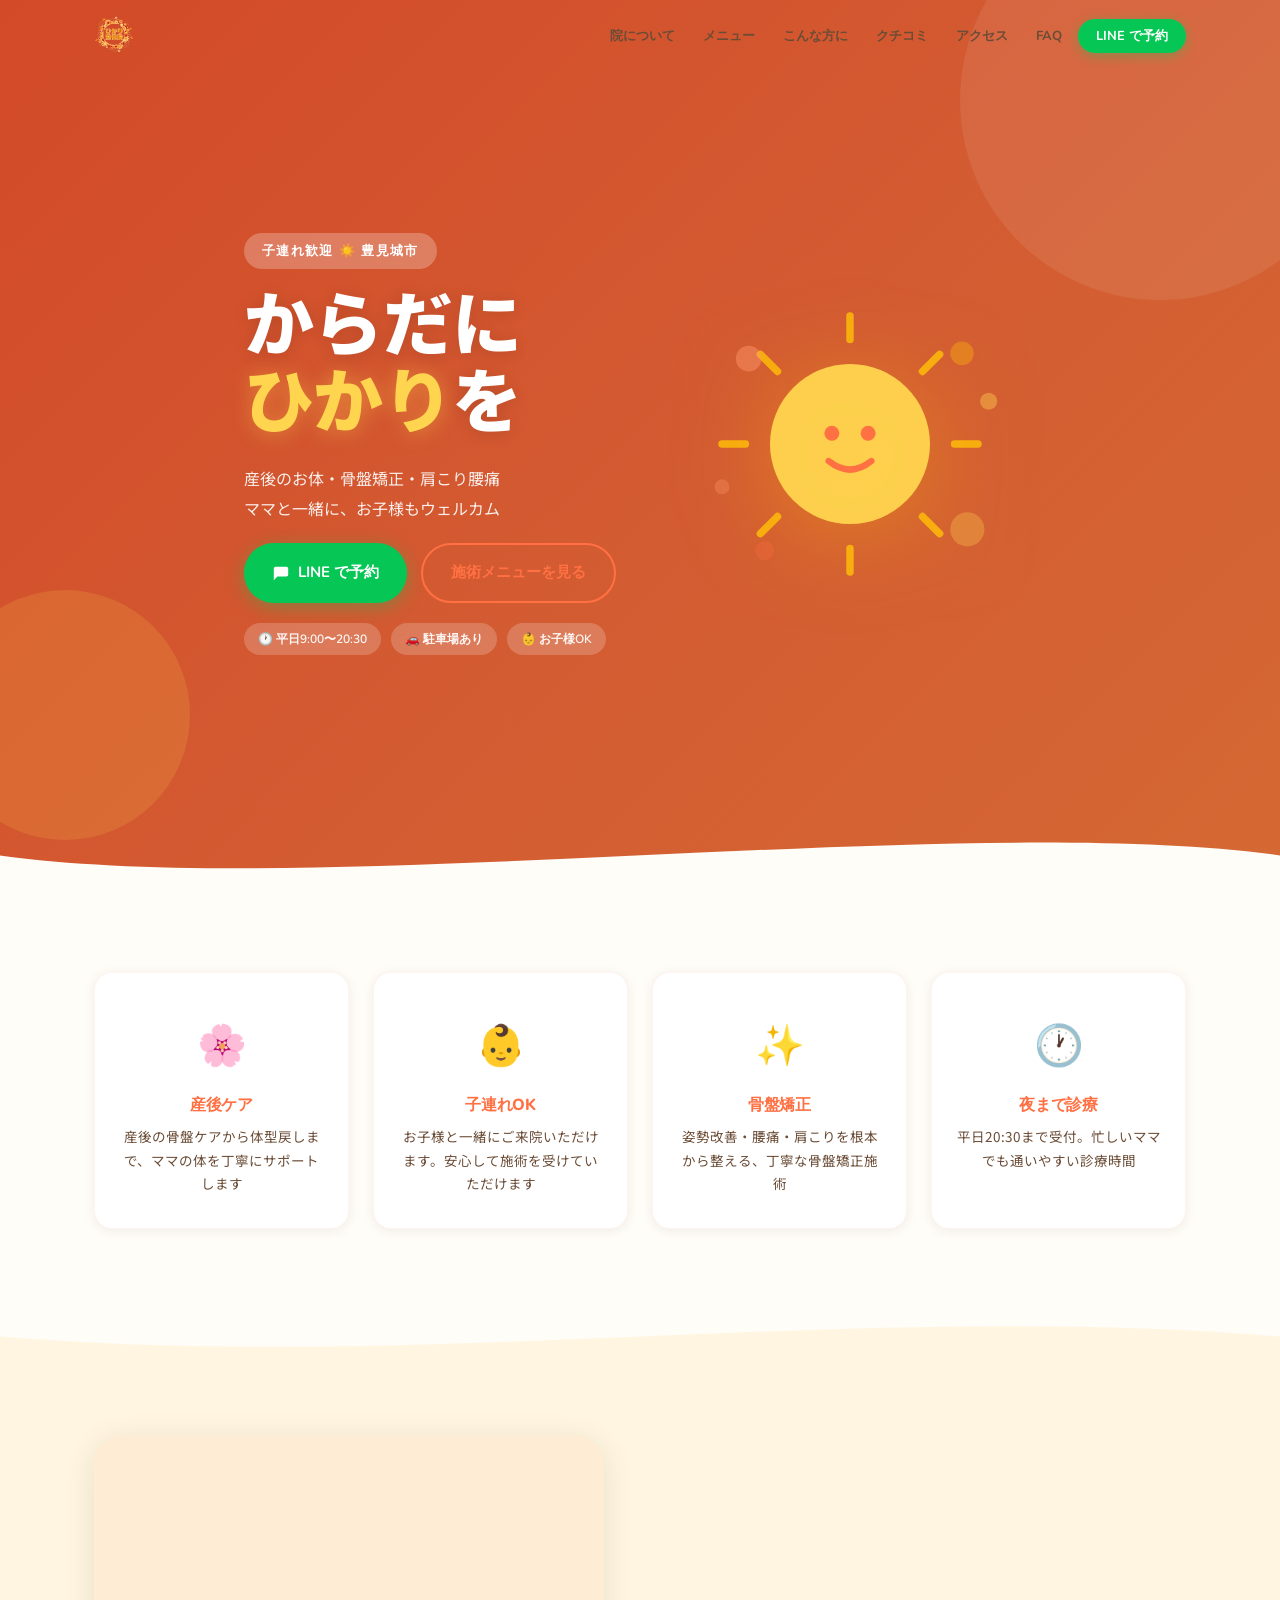
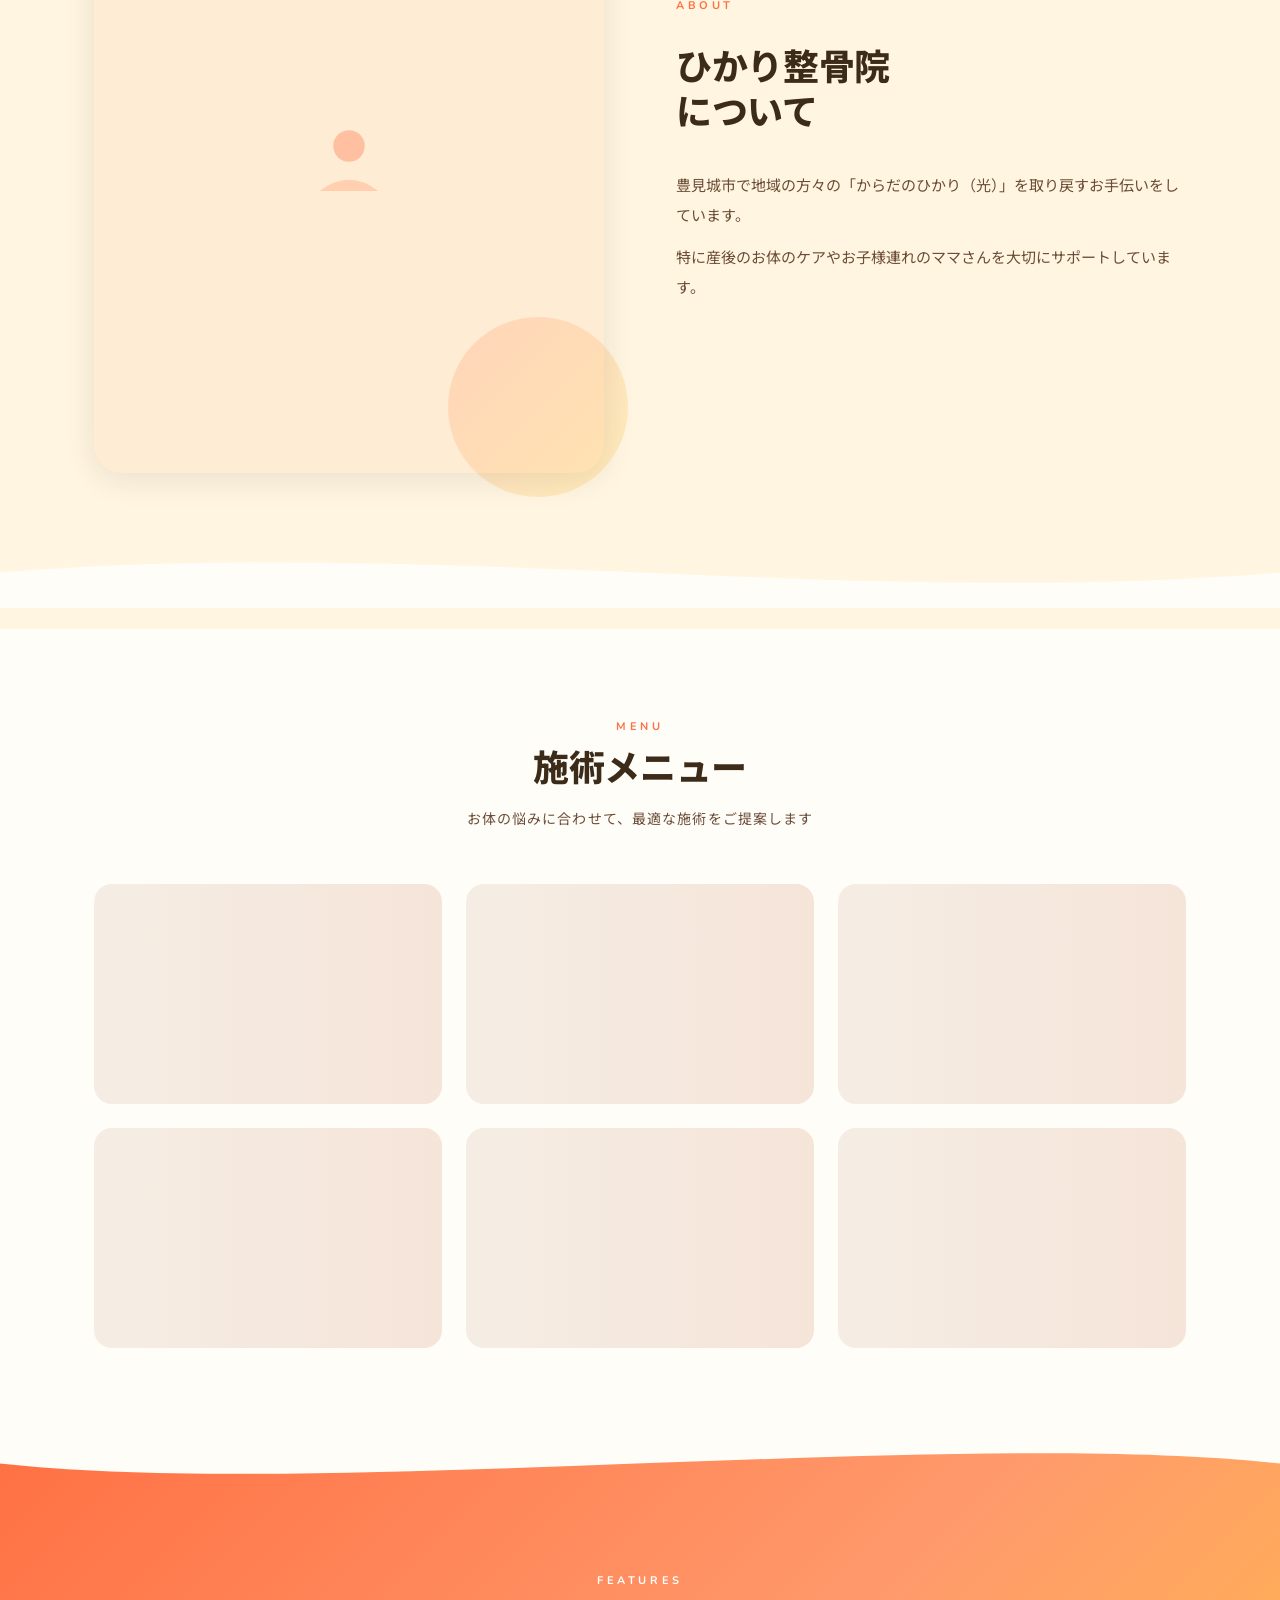
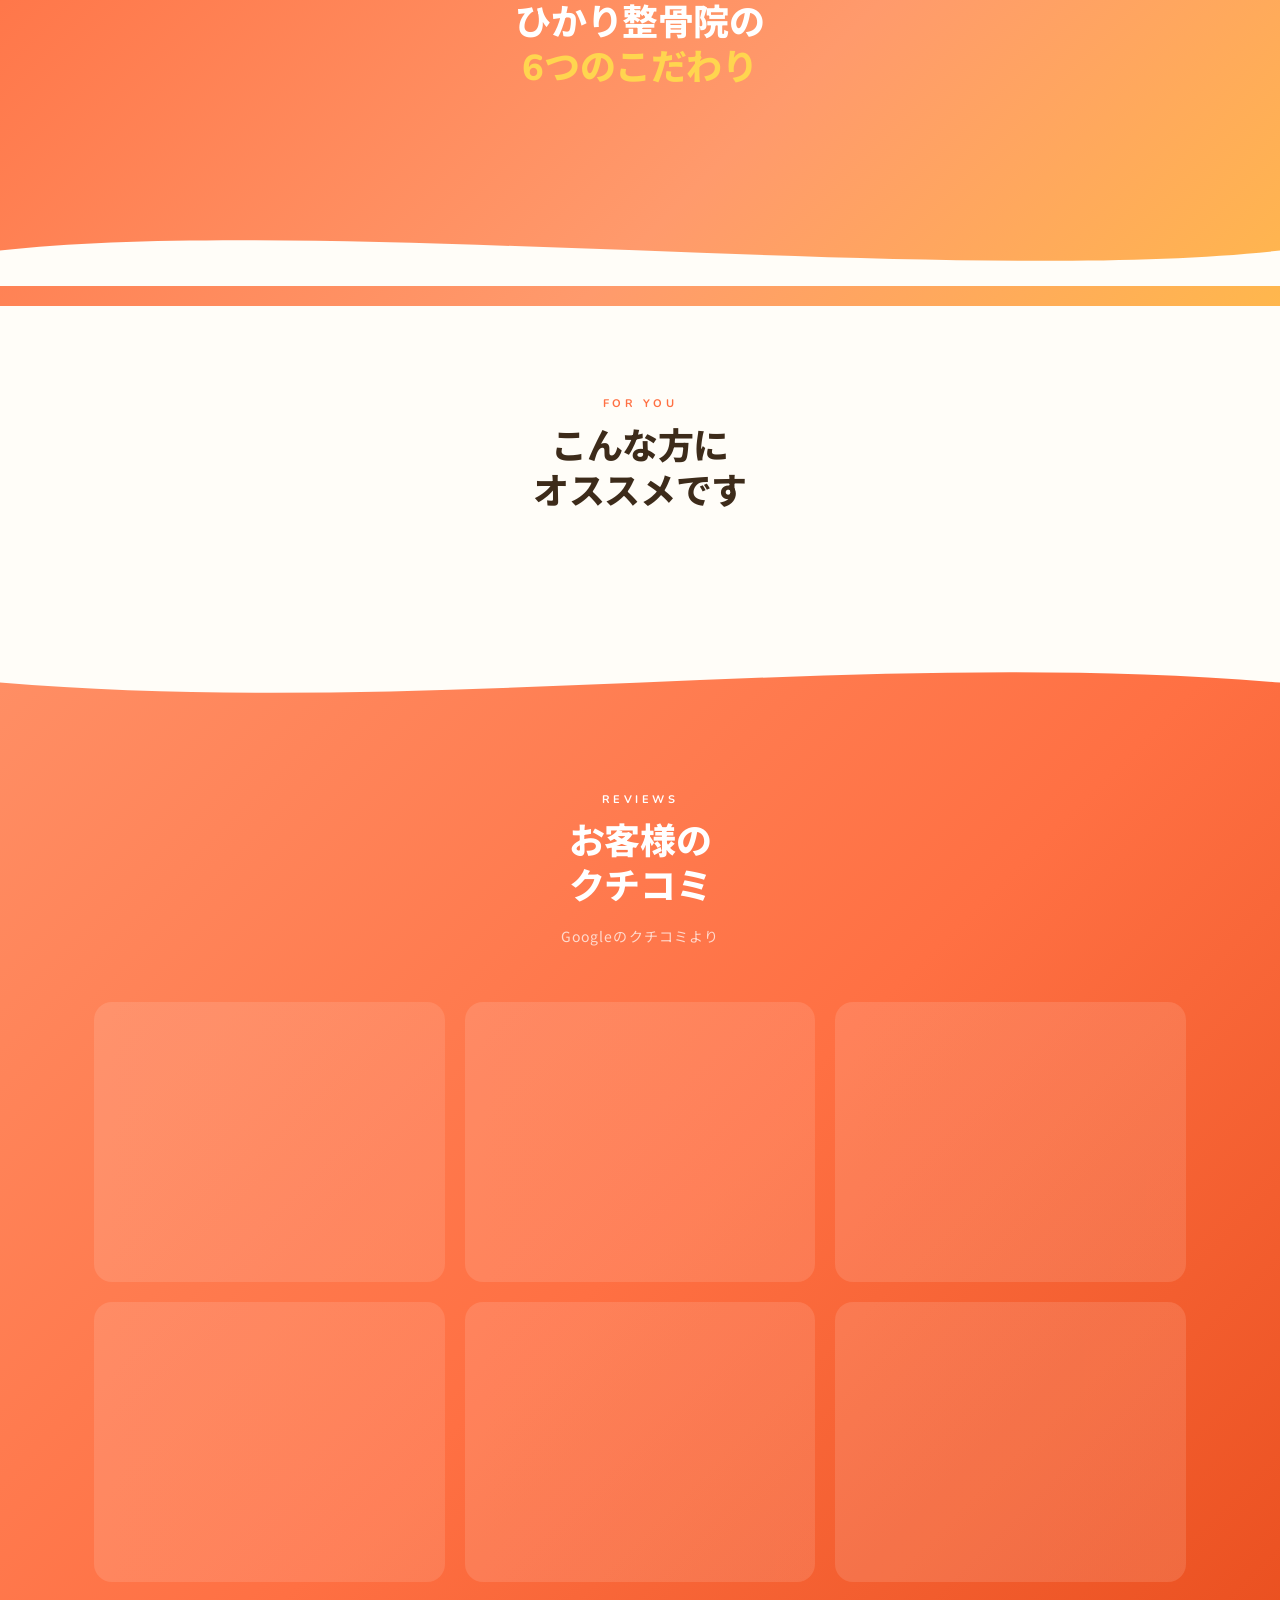
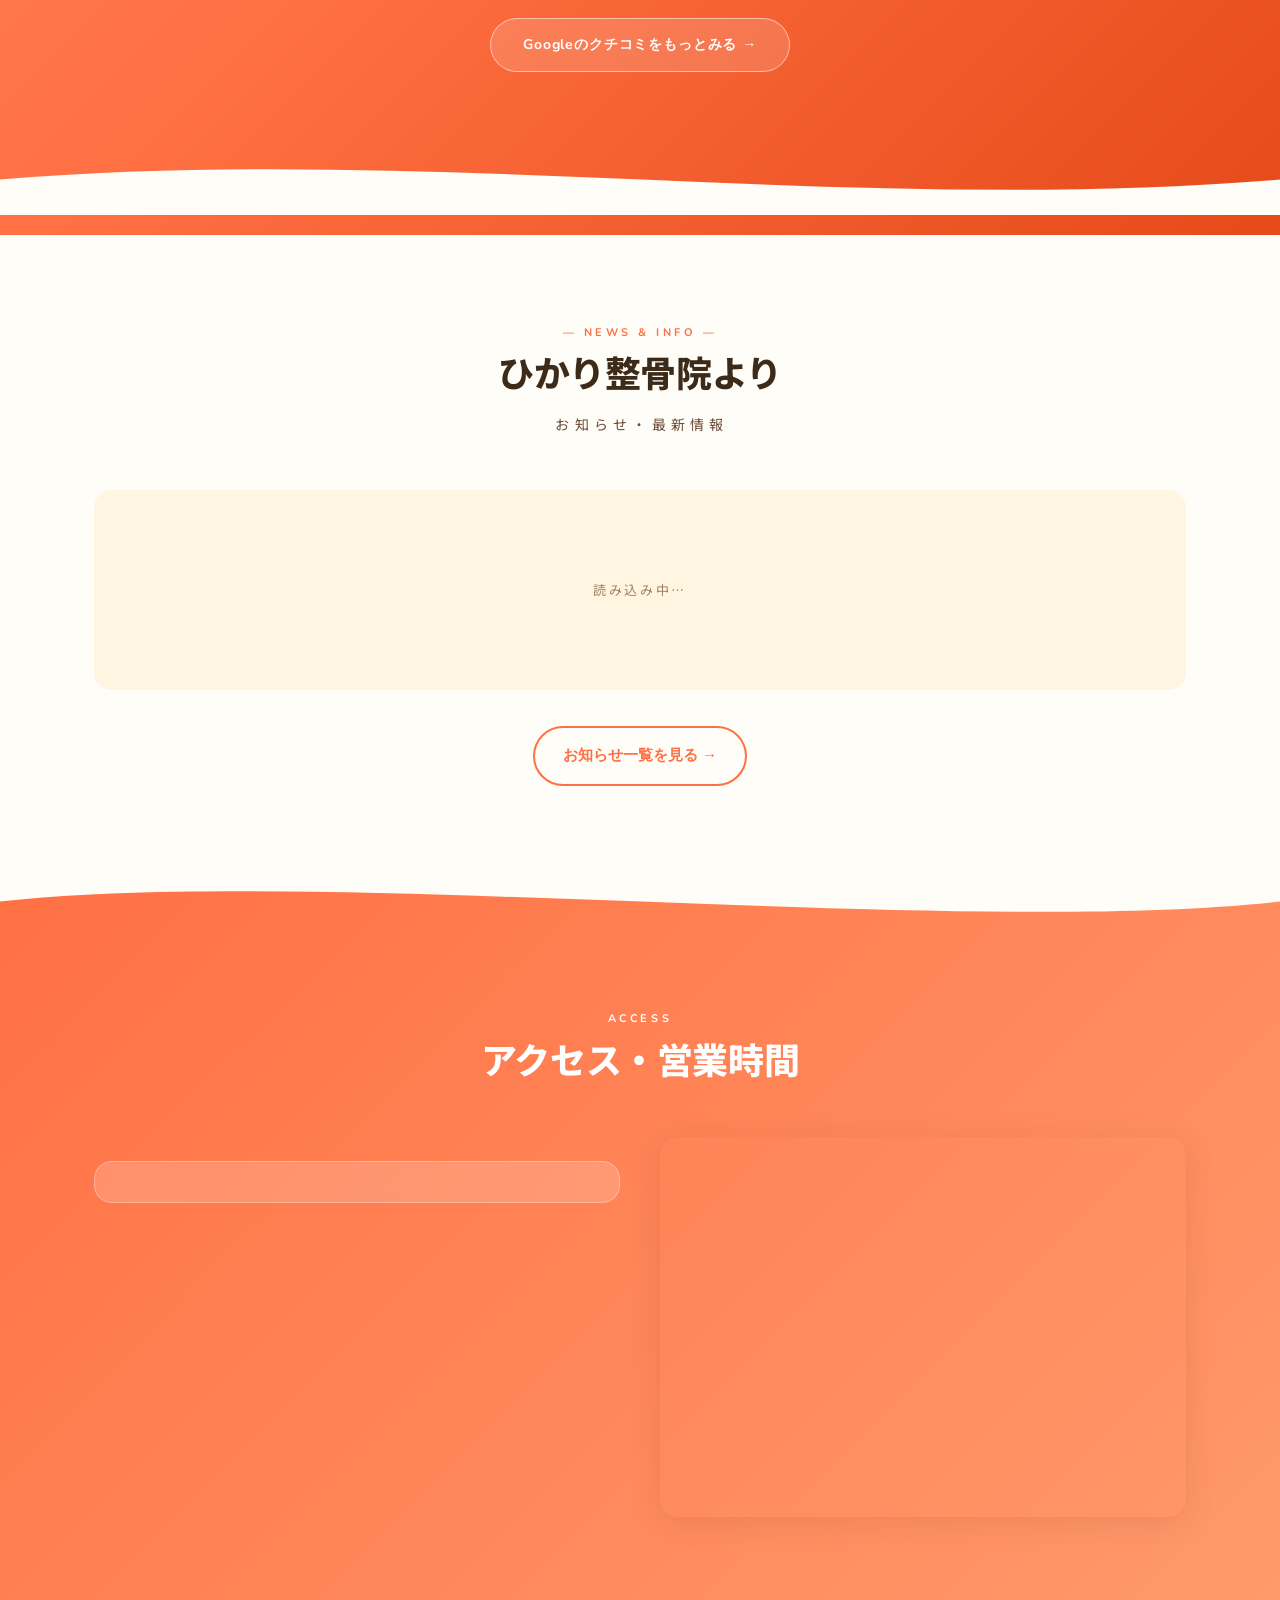
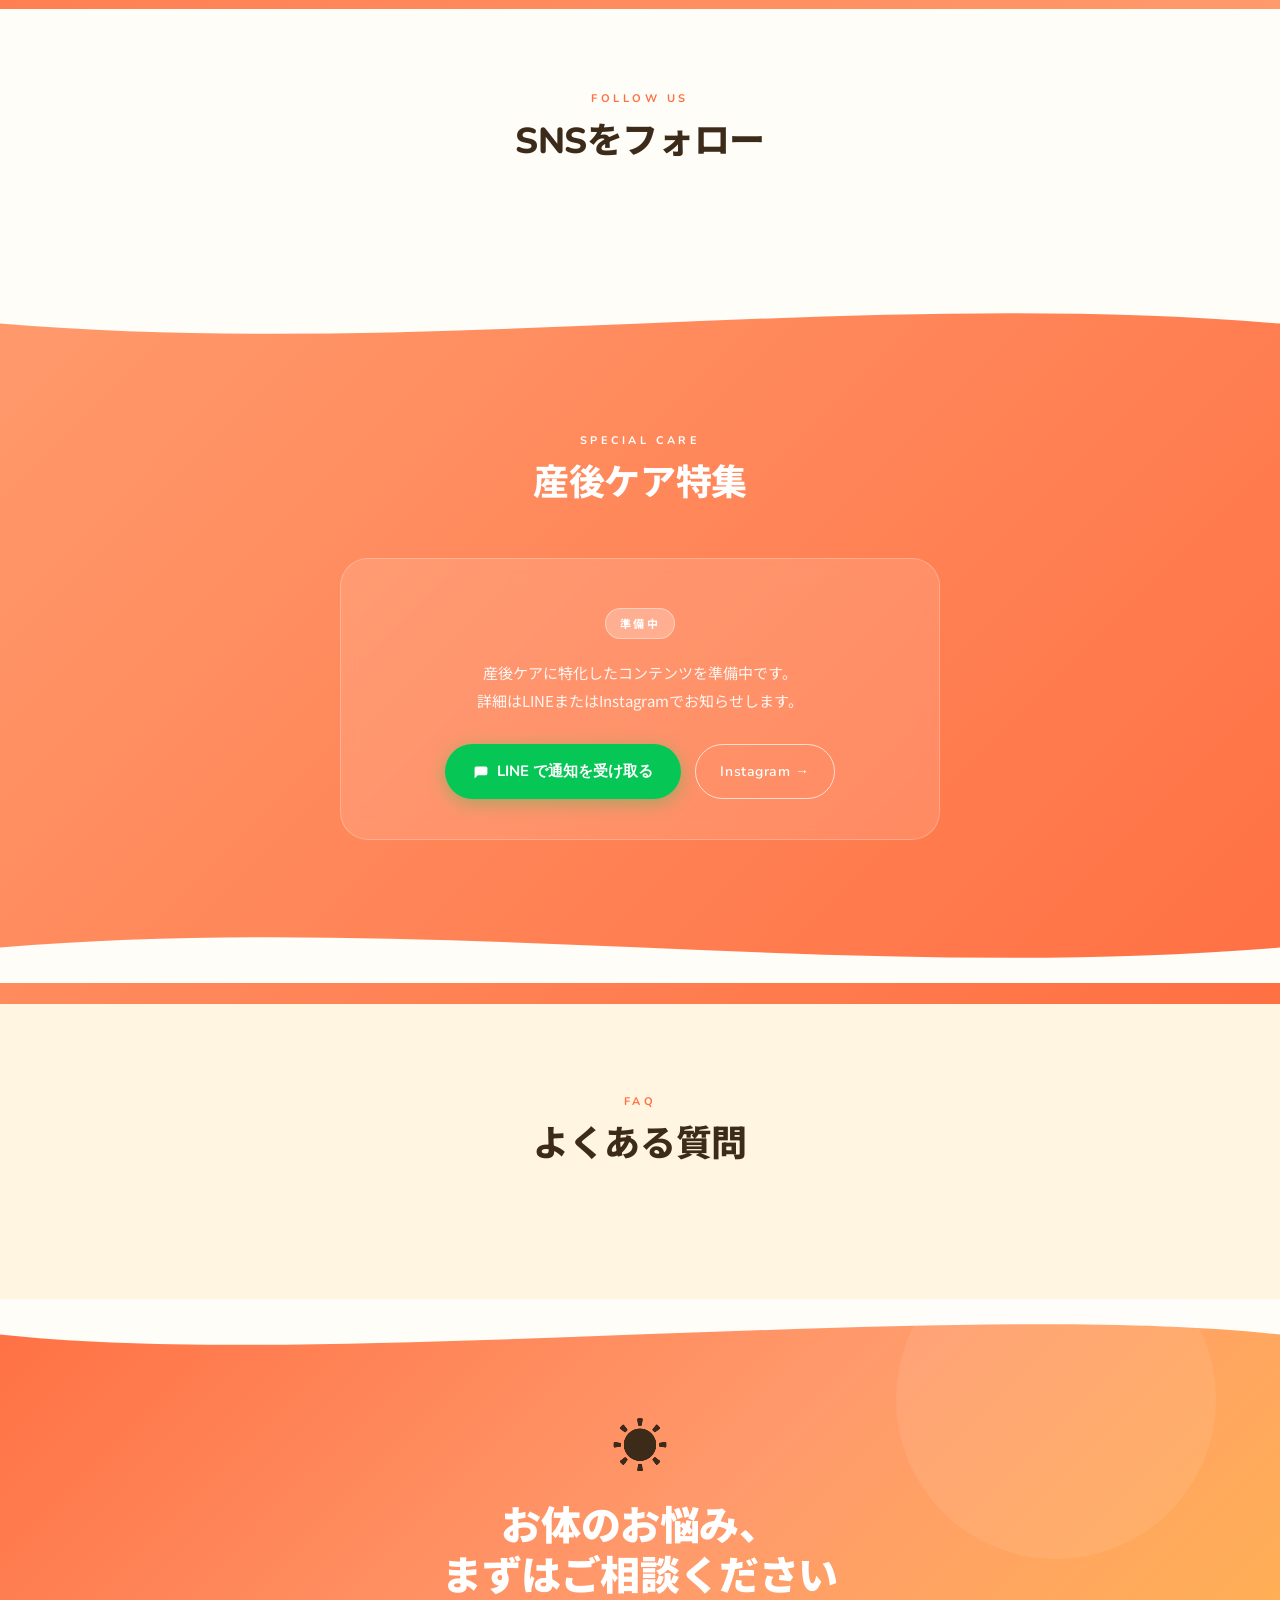
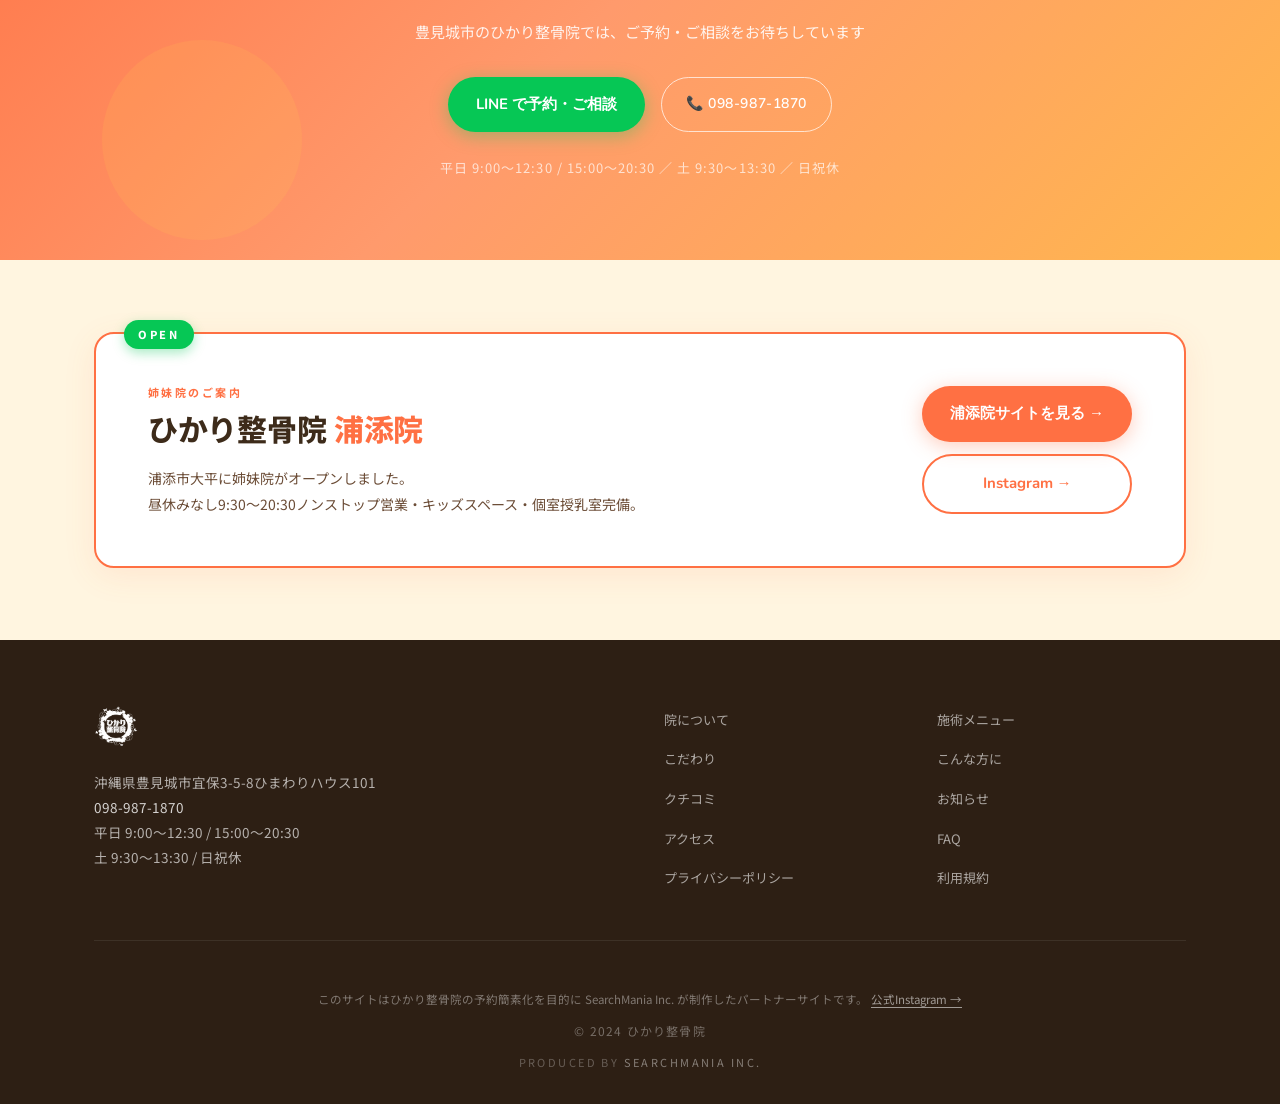
<file: index.html>
<!DOCTYPE html>
<html lang="ja">
<head>
<meta charset="UTF-8">
<meta name="viewport" content="width=device-width,initial-scale=1,viewport-fit=cover">
<meta name="theme-color" content="#FF7043">
<title>ひかり整骨院 | 産後ケア・骨盤矯正 | 沖縄県豊見城市</title>
<meta name="description" content="豊見城市の整骨院。産後ケア・骨盤矯正・肩こり・腰痛に対応。子連れOK・お子様歓迎。まずはお気軽にご相談を。TEL 098-987-1870">
<link rel="canonical" href="https://hikari-seikotsu.search-mania.net/">
<link rel="icon" type="image/png" href="./logo.png">
<meta http-equiv="content-language" content="ja">

<!-- OGP -->
<meta property="og:type" content="website">
<meta property="og:title" content="ひかり整骨院 | 産後ケア・骨盤矯正 | 沖縄県豊見城市">
<meta property="og:description" content="豊見城市の整骨院。産後ケア・骨盤矯正・肩こり・腰痛に対応。子連れOK・お子様歓迎。">
<meta property="og:url" content="https://hikari-seikotsu.search-mania.net/">
<meta property="og:site_name" content="ひかり整骨院">
<meta property="og:image" content="https://hikari-seikotsu.search-mania.net/ogp.svg">
<meta property="og:image:width" content="1200">
<meta property="og:image:height" content="630">
<meta property="og:locale" content="ja_JP">
<meta name="twitter:card" content="summary_large_image">
<meta name="twitter:title" content="ひかり整骨院 | 産後ケア・骨盤矯正 | 沖縄県豊見城市">
<meta name="twitter:description" content="豊見城市の整骨院。産後ケア・骨盤矯正・肩こり・腰痛に対応。子連れOK・お子様歓迎。">
<meta name="twitter:image" content="https://hikari-seikotsu.search-mania.net/ogp.svg">

<!-- Fonts: Nunito (丸みで親しみ) + Noto Sans JP -->
<link rel="preconnect" href="https://fonts.googleapis.com">
<link rel="preconnect" href="https://fonts.gstatic.com" crossorigin>
<link href="https://fonts.googleapis.com/css2?family=Nunito:wght@400;600;700;800;900&family=Noto+Sans+JP:wght@400;500;700&display=swap" rel="stylesheet">

<!-- JSON-LD -->
<script type="application/ld+json">
{
  "@context": "https://schema.org",
  "@type": ["MedicalBusiness", "Physiotherapy"],
  "@id": "https://hikari-seikotsu.search-mania.net/#organization",
  "name": "ひかり整骨院",
  "alternateName": ["HIKARI SEIKOTSUIN", "ひかり整骨院 豊見城本院"],
  "description": "沖縄県豊見城市の整骨院。産後ケア・骨盤矯正・肩こり・腰痛・交通事故治療（むちうち）に対応。柔道整復師の国家資格保有者が施術。キッズスペース完備で子連れママも安心。",
  "inLanguage": "ja",
  "url": "https://hikari-seikotsu.search-mania.net/",
  "telephone": "098-987-1870",
  "priceRange": "¥¥",
  "image": "https://hikari-seikotsu.search-mania.net/ogp.svg",
  "logo": "https://hikari-seikotsu.search-mania.net/logo.png",
  "address": {
    "@type": "PostalAddress",
    "streetAddress": "宜保3-5-8ひまわりハウス101",
    "addressLocality": "豊見城市",
    "addressRegion": "沖縄県",
    "postalCode": "901-0233",
    "addressCountry": "JP"
  },
  "areaServed": [
    {"@type": "City", "name": "豊見城市"},
    {"@type": "City", "name": "那覇市"},
    {"@type": "City", "name": "糸満市"},
    {"@type": "AdministrativeArea", "name": "南風原町"},
    {"@type": "AdministrativeArea", "name": "八重瀬町"}
  ],
  "medicalSpecialty": [
    "Physiotherapy",
    "SportsMedicine",
    "Musculoskeletal"
  ],
  "availableService": [
    {"@type": "MedicalTherapy", "name": "骨盤矯正"},
    {"@type": "MedicalTherapy", "name": "産後ケア"},
    {"@type": "MedicalTherapy", "name": "肩こり・腰痛治療"},
    {"@type": "MedicalTherapy", "name": "電気治療"},
    {"@type": "MedicalTherapy", "name": "交通事故治療（むちうち）"},
    {"@type": "MedicalTherapy", "name": "スポーツ障害治療"}
  ],
  "paymentAccepted": ["現金", "健康保険", "自賠責保険"],
  "currenciesAccepted": "JPY",
  "openingHoursSpecification": [
    {"@type":"OpeningHoursSpecification","dayOfWeek":["Monday","Tuesday","Wednesday","Thursday","Friday"],"opens":"09:00","closes":"20:30"},
    {"@type":"OpeningHoursSpecification","dayOfWeek":["Saturday"],"opens":"09:30","closes":"13:30"}
  ],
  "subOrganization": {
    "@type": "MedicalBusiness",
    "name": "ひかり整骨院 浦添院",
    "url": "https://hikari-seikotsu-urasoe.search-mania.net/",
    "telephone": "098-894-3956",
    "address": {
      "@type": "PostalAddress",
      "streetAddress": "大平1-35-1",
      "addressLocality": "浦添市",
      "addressRegion": "沖縄県",
      "addressCountry": "JP"
    }
  },
  "sameAs": [
    "https://www.instagram.com/hikariseikotuin/",
    "https://www.facebook.com/hikari.seikotuin1870",
    "https://hikari-seikotsu-urasoe.search-mania.net/"
  ]
}
</script>

<meta name="google-site-verification" content="LZg90oxtbqi0v6An7Fc0uO3ufbqcmW4_Qp9mCI2u6wk" />
<link rel="stylesheet" href="./shared.css">
</head>
<body>

<!-- ======= PAGE LOADER ======= -->
<div id="page-loader" aria-hidden="true">
  <img src="./logo.png" class="loader-stamp" alt="ひかり整骨院">
  <div class="loader-dots" aria-label="読み込み中"><span></span><span></span><span></span></div>
</div>

<!-- ======= NAV ======= -->
<nav id="nav">
  <div class="nav-inner">
    <a class="brand" href="/">
      <img src="./logo.png" class="brand-logo-img" alt="ひかり整骨院" width="120" height="40">
    </a>
    <button class="nav-toggle" aria-label="メニューを開く" aria-expanded="false">
      <span></span><span></span><span></span>
    </button>
    <ul class="nav-links" id="navLinks">
      <li><a href="#about">院について</a></li>
      <li><a href="#menu">メニュー</a></li>
      <li><a href="#foryou">こんな方に</a></li>
      <li><a href="#reviews">クチコミ</a></li>
      <li><a href="#access">アクセス</a></li>
      <li><a href="#faq">FAQ</a></li>
      <li><a href="https://line.me/R/ti/p/lzyK28i_0J" class="nav-tel" target="_blank" rel="noopener">LINE で予約</a></li>
    </ul>
  </div>
</nav>

<!-- ======= HERO ======= -->
<section id="hero" class="hero">
  <div id="heroPhotoBg" class="hero-photo-bg" aria-hidden="true"></div>
  <div class="hero-blob hero-blob-1" aria-hidden="true"></div>
  <div class="hero-blob hero-blob-2" aria-hidden="true"></div>
  <div class="hero-inner container">
    <div class="hero-copy">
      <span class="hero-pill">子連れ歓迎 ☀️ 豊見城市</span>
      <h1>からだに<br><em class="hero-em">ひかり</em>を</h1>
      <p id="heroSub" class="hero-sub">産後のお体・骨盤矯正・肩こり腰痛<br>ママと一緒に、お子様もウェルカム</p>
      <div class="hero-btns">
        <a href="https://line.me/R/ti/p/lzyK28i_0J" class="btn btn-line" id="heroLineBtn" target="_blank" rel="noopener">
          <svg viewBox="0 0 20 20" fill="currentColor" width="18" height="18" aria-hidden="true"><path d="M2 5a2 2 0 012-2h12a2 2 0 012 2v7a2 2 0 01-2 2H6l-4 4V5z"/></svg>
          LINE で予約
        </a>
        <a href="#menu" class="btn btn-outline-coral">施術メニューを見る</a>
      </div>
      <div class="hero-badges">
        <span class="hero-badge">🕐 平日9:00〜20:30</span>
        <span class="hero-badge">🚗 駐車場あり</span>
        <span class="hero-badge">👶 お子様OK</span>
      </div>
    </div>
    <div class="hero-illust" aria-hidden="true">
      <svg viewBox="0 0 300 300" xmlns="http://www.w3.org/2000/svg" class="sun-svg">
        <circle cx="150" cy="150" r="75" fill="#FFD54F" opacity="0.95"/>
        <g stroke="#FFC107" stroke-width="7" stroke-linecap="round" opacity="0.8">
          <line x1="150" y1="52"  x2="150" y2="30"/>
          <line x1="150" y1="248" x2="150" y2="270"/>
          <line x1="52"  y1="150" x2="30"  y2="150"/>
          <line x1="248" y1="150" x2="270" y2="150"/>
          <line x1="82"  y1="82"  x2="66"  y2="66"/>
          <line x1="218" y1="218" x2="234" y2="234"/>
          <line x1="218" y1="82"  x2="234" y2="66"/>
          <line x1="82"  y1="218" x2="66"  y2="234"/>
        </g>
        <circle cx="133" cy="140" r="7" fill="#FF7043"/>
        <circle cx="167" cy="140" r="7" fill="#FF7043"/>
        <path d="M130 166 Q150 182 170 166" stroke="#FF7043" stroke-width="6" fill="none" stroke-linecap="round"/>
        <circle cx="55"  cy="70"  r="12" fill="#FF9A6C" opacity="0.45"/>
        <circle cx="260" cy="230" r="16" fill="#FFD54F" opacity="0.30"/>
        <circle cx="70"  cy="250" r="9"  fill="#FF7043" opacity="0.25"/>
        <circle cx="255" cy="65"  r="11" fill="#FFC107" opacity="0.35"/>
        <circle cx="30"  cy="190" r="7"  fill="#FF9A6C" opacity="0.30"/>
        <circle cx="280" cy="110" r="8"  fill="#FFD54F" opacity="0.40"/>
      </svg>
    </div>
  </div>
  <div class="hero-wave" aria-hidden="true">
    <svg xmlns="http://www.w3.org/2000/svg" viewBox="0 0 1440 100" preserveAspectRatio="none">
      <path d="M0,50 C360,100 1080,0 1440,50 L1440,100 L0,100 Z" fill="#FFFDF8"/>
    </svg>
  </div>
</section>

<!-- ======= HIGHLIGHTS ======= -->
<section class="highlights">
  <div class="container">
    <div class="hl-grid">
      <div class="hl-card reveal">
        <div class="hl-icon">🌸</div>
        <h3>産後ケア</h3>
        <p>産後の骨盤ケアから体型戻しまで、ママの体を丁寧にサポートします</p>
      </div>
      <div class="hl-card reveal">
        <div class="hl-icon">👶</div>
        <h3>子連れOK</h3>
        <p>お子様と一緒にご来院いただけます。安心して施術を受けていただけます</p>
      </div>
      <div class="hl-card reveal">
        <div class="hl-icon">✨</div>
        <h3>骨盤矯正</h3>
        <p>姿勢改善・腰痛・肩こりを根本から整える、丁寧な骨盤矯正施術</p>
      </div>
      <div class="hl-card reveal">
        <div class="hl-icon">🕐</div>
        <h3>夜まで診療</h3>
        <p>平日20:30まで受付。忙しいママでも通いやすい診療時間</p>
      </div>
    </div>
  </div>
</section>

<!-- ======= ABOUT ======= -->
<section id="about" class="about">
  <div class="wave-top" aria-hidden="true">
    <svg xmlns="http://www.w3.org/2000/svg" viewBox="0 0 1440 80" preserveAspectRatio="none">
      <path d="M0,40 C480,80 960,0 1440,40 L1440,0 L0,0 Z" fill="#FFFDF8"/>
    </svg>
  </div>
  <div class="container">
    <div class="about-inner">
      <div class="about-photo-wrap">
        <div class="about-photo" id="aboutPhoto">
          <div class="about-photo-ph">
            <svg viewBox="0 0 200 200" xmlns="http://www.w3.org/2000/svg" width="90" opacity="0.35">
              <circle cx="100" cy="80" r="35" fill="#FF7043"/>
              <path d="M35 180 Q100 130 165 180" fill="#FF9A6C"/>
            </svg>
          </div>
        </div>
        <div class="about-deco" aria-hidden="true"></div>
      </div>
      <div class="about-text">
        <span class="eyebrow">ABOUT</span>
        <h2 class="section-title" id="aboutTitle">ひかり整骨院<br>について</h2>
        <div class="about-body" id="aboutParas">
          <p>豊見城市で地域の方々の「からだのひかり（光）」を取り戻すお手伝いをしています。</p>
          <p>特に産後のお体のケアやお子様連れのママさんを大切にサポートしています。</p>
        </div>
        <blockquote id="aboutQuote" class="about-quote" style="display:none"></blockquote>
      </div>
    </div>
  </div>
  <div class="wave-bottom" aria-hidden="true">
    <svg xmlns="http://www.w3.org/2000/svg" viewBox="0 0 1440 80" preserveAspectRatio="none">
      <path d="M0,40 C480,0 960,80 1440,40 L1440,80 L0,80 Z" fill="#FFFDF8"/>
    </svg>
  </div>
</section>

<!-- ======= MENU ======= -->
<section id="menu" class="menu">
  <div class="container">
    <div class="sec-head">
      <span class="eyebrow">MENU</span>
      <h2 class="section-title">施術メニュー</h2>
      <p class="sec-desc">お体の悩みに合わせて、最適な施術をご提案します</p>
    </div>
    <div class="menu-grid" id="menuGrid">
      <div class="menu-skel"></div>
      <div class="menu-skel"></div>
      <div class="menu-skel"></div>
      <div class="menu-skel"></div>
      <div class="menu-skel"></div>
      <div class="menu-skel"></div>
    </div>
  </div>
</section>

<!-- ======= FEATURES ======= -->
<section id="features" class="features">
  <div class="wave-top" aria-hidden="true">
    <svg xmlns="http://www.w3.org/2000/svg" viewBox="0 0 1440 80" preserveAspectRatio="none">
      <path d="M0,40 C360,80 1080,0 1440,40 L1440,0 L0,0 Z" fill="#FFFDF8"/>
    </svg>
  </div>
  <div class="container">
    <div class="sec-head sec-head--light">
      <span class="eyebrow eyebrow--light">FEATURES</span>
      <h2 class="section-title">ひかり整骨院の<br><span class="hi">6つのこだわり</span></h2>
    </div>
    <div class="features-list" id="featuresList"></div>
  </div>
  <div class="wave-bottom" aria-hidden="true">
    <svg xmlns="http://www.w3.org/2000/svg" viewBox="0 0 1440 80" preserveAspectRatio="none">
      <path d="M0,40 C360,0 1080,80 1440,40 L1440,80 L0,80 Z" fill="#FFFDF8"/>
    </svg>
  </div>
</section>

<!-- ======= FOR YOU ======= -->
<section id="foryou" class="foryou">
  <div class="container">
    <div class="sec-head">
      <span class="eyebrow">FOR YOU</span>
      <h2 class="section-title">こんな方に<br>オススメです</h2>
    </div>
    <div class="foryou-grid" id="foryouGrid"></div>
  </div>
</section>

<!-- ======= REVIEWS ======= -->
<section id="reviews" class="reviews">
  <div class="wave-top" aria-hidden="true">
    <svg xmlns="http://www.w3.org/2000/svg" viewBox="0 0 1440 80" preserveAspectRatio="none">
      <path d="M0,40 C480,80 960,0 1440,40 L1440,0 L0,0 Z" fill="#FFFDF8"/>
    </svg>
  </div>
  <div class="container">
    <div class="sec-head sec-head--light">
      <span class="eyebrow eyebrow--light">REVIEWS</span>
      <h2 class="section-title">お客様の<br>クチコミ</h2>
      <p class="sec-desc" style="color:rgba(255,255,255,.72)">Googleのクチコミより</p>
    </div>
    <div class="reviews-grid" id="reviewsGrid">
      <div class="review-skel"></div>
      <div class="review-skel"></div>
      <div class="review-skel"></div>
      <div class="review-skel"></div>
      <div class="review-skel"></div>
      <div class="review-skel"></div>
    </div>
    <div class="reviews-more-wrap">
      <a id="reviewsMoreBtn" class="btn-reviews-more" href="#" target="_blank" rel="noopener">Googleのクチコミをもっとみる →</a>
    </div>
  </div>
  <div class="wave-bottom" aria-hidden="true">
    <svg xmlns="http://www.w3.org/2000/svg" viewBox="0 0 1440 80" preserveAspectRatio="none">
      <path d="M0,40 C480,0 960,80 1440,40 L1440,80 L0,80 Z" fill="#FFFDF8"/>
    </svg>
  </div>
</section>

<!-- ======= BLOG ======= -->
<section id="blog" class="blog">
  <div class="container">
    <div class="sec-head">
      <span class="eyebrow dual">News &amp; Info</span>
      <h2 class="section-title">ひかり整骨院より</h2>
      <p class="sec-desc">お 知 ら せ ・ 最 新 情 報</p>
    </div>
    <div class="wall cms-loading"></div>
    <div style="text-align:center;margin-top:36px;">
      <a href="/blog/" class="btn btn-outline-coral">お知らせ一覧を見る →</a>
    </div>
  </div>
</section>

<!-- ======= ACCESS ======= -->
<section id="access" class="access">
  <div class="wave-top" aria-hidden="true">
    <svg xmlns="http://www.w3.org/2000/svg" viewBox="0 0 1440 80" preserveAspectRatio="none">
      <path d="M0,40 C360,0 1080,80 1440,40 L1440,0 L0,0 Z" fill="#FFFDF8"/>
    </svg>
  </div>
  <div class="container">
    <div class="sec-head sec-head--light">
      <span class="eyebrow eyebrow--light">ACCESS</span>
      <h2 class="section-title">アクセス・営業時間</h2>
    </div>
    <div class="access-layout">
      <div class="access-info">
        <dl id="accessDl"></dl>
        <div class="hours-box">
          <table id="hoursTable" class="hours-table"></table>
        </div>
      </div>
      <div class="map-wrap">
        <div id="mapEmbed" class="map-embed">
          <iframe
            src="https://www.google.com/maps/embed?pb=!1m18!1m12!1m3!1d898.5467!2d127.66830!3d26.17740!2m3!1f0!2f0!3f0!3m2!1i1024!2i768!4f13.1!3m3!1m2!1s0x34e5683a7778be61%3A0x9c50c05e80d23e0e!2z44Gy44GL44KK5a6f6aqo6Zmi!5e0!3m2!1sja!2sjp!4v1685000000000!5m2!1sja!2sjp"
            width="100%" height="100%"
            style="border:0;" allowfullscreen="" loading="lazy"
            referrerpolicy="no-referrer-when-downgrade"
            title="ひかり整骨院 アクセスマップ">
          </iframe>
        </div>
      </div>
    </div>
  </div>
</section>

<!-- ======= SNS ======= -->
<section id="sns" class="sns">
  <div class="container">
    <div class="sec-head">
      <span class="eyebrow">FOLLOW US</span>
      <h2 class="section-title">SNSをフォロー</h2>
    </div>
    <div class="sns-row" id="snsRow"></div>
  </div>
</section>

<!-- ======= DELIVERY ======= -->
<section id="delivery" class="delivery">
  <div class="wave-top" aria-hidden="true">
    <svg xmlns="http://www.w3.org/2000/svg" viewBox="0 0 1440 80" preserveAspectRatio="none">
      <path d="M0,40 C480,80 960,0 1440,40 L1440,0 L0,0 Z" fill="#FFFDF8"/>
    </svg>
  </div>
  <div class="container">
    <div class="sec-head sec-head--light">
      <span class="eyebrow eyebrow--light">SPECIAL CARE</span>
      <h2 class="section-title">産後ケア特集</h2>
    </div>
    <div class="delivery-coming">
      <span class="delivery-coming-badge">準備中</span>
      <p class="delivery-coming-text">産後ケアに特化したコンテンツを準備中です。<br>詳細はLINEまたはInstagramでお知らせします。</p>
      <div class="delivery-coming-actions">
        <a href="https://line.me/R/ti/p/lzyK28i_0J" class="btn btn-line" target="_blank" rel="noopener">
          <svg viewBox="0 0 20 20" fill="currentColor" width="16" height="16" aria-hidden="true"><path d="M2 5a2 2 0 012-2h12a2 2 0 012 2v7a2 2 0 01-2 2H6l-4 4V5z"/></svg>
          LINE で通知を受け取る
        </a>
        <a href="https://www.instagram.com/hikariseikotuin/" class="btn btn-outline-white" target="_blank" rel="noopener">Instagram →</a>
      </div>
    </div>
    <div class="delivery-cards" id="deliveryCards" style="display:none"></div>
  </div>
  <div class="wave-bottom" aria-hidden="true">
    <svg xmlns="http://www.w3.org/2000/svg" viewBox="0 0 1440 80" preserveAspectRatio="none">
      <path d="M0,40 C480,0 960,80 1440,40 L1440,80 L0,80 Z" fill="#FFFDF8"/>
    </svg>
  </div>
</section>

<!-- ======= FAQ ======= -->
<section id="faq" class="faq">
  <div class="container">
    <div class="sec-head">
      <span class="eyebrow">FAQ</span>
      <h2 class="section-title">よくある質問</h2>
    </div>
    <div class="faq-list" id="faqList"></div>
  </div>
</section>

<!-- ======= CTA ======= -->
<section id="cta" class="cta">
  <div class="wave-top" aria-hidden="true">
    <svg xmlns="http://www.w3.org/2000/svg" viewBox="0 0 1440 80" preserveAspectRatio="none">
      <path d="M0,40 C360,80 1080,0 1440,40 L1440,0 L0,0 Z" fill="#FFFDF8"/>
    </svg>
  </div>
  <div class="cta-blob cta-blob-1" aria-hidden="true"></div>
  <div class="cta-blob cta-blob-2" aria-hidden="true"></div>
  <div class="container">
    <div class="cta-box">
      <p class="cta-deco" aria-hidden="true">☀️</p>
      <h2 id="ctaHeadline1">お体のお悩み、<br>まずはご相談ください</h2>
      <h3 id="ctaHeadline2" class="cta-h3" style="display:none"></h3>
      <p id="ctaSub" class="cta-sub">豊見城市のひかり整骨院では、ご予約・ご相談をお待ちしています</p>
      <div class="cta-actions">
        <a id="ctaBtn1" href="https://line.me/R/ti/p/lzyK28i_0J" class="btn btn-line" target="_blank" rel="noopener">LINE で予約・ご相談</a>
        <a id="ctaBtn2" href="tel:098-987-1870" class="btn btn-outline-white">📞 098-987-1870</a>
      </div>
      <p id="ctaNote" class="cta-note">平日 9:00〜12:30 / 15:00〜20:30 ／ 土 9:30〜13:30 ／ 日祝休</p>
    </div>
  </div>
</section>

<!-- ======= 浦添院 案内 ======= -->
<section id="urasoe" class="urasoe-teaser">
  <div class="container">
    <div class="urasoe-card reveal">
      <span class="urasoe-badge urasoe-badge-open">OPEN</span>
      <div class="urasoe-body">
        <p class="urasoe-eyebrow">姉妹院のご案内</p>
        <h2 class="urasoe-title">ひかり整骨院 <em>浦添院</em></h2>
        <p class="urasoe-desc">浦添市大平に姉妹院がオープンしました。<br>昼休みなし9:30〜20:30ノンストップ営業・キッズスペース・個室授乳室完備。</p>
      </div>
      <div class="urasoe-actions">
        <a href="https://hikari-seikotsu-urasoe.search-mania.net/" class="btn btn-coral" target="_blank" rel="noopener">
          浦添院サイトを見る →
        </a>
        <a href="https://www.instagram.com/hikari.seikotuin_urasoe" class="btn btn-outline-coral" target="_blank" rel="noopener">Instagram →</a>
      </div>
    </div>
  </div>
</section>

<!-- ======= FOOTER ======= -->
<footer id="footer">
  <div class="container">
    <div class="footer-top">
      <div class="footer-brand">
        <div class="footer-logo">
          <img src="./logo.png" class="footer-logo-img" alt="ひかり整骨院" width="120" height="40">
        </div>
        <address>
          <p id="footerAddress">沖縄県豊見城市宜保3-5-8ひまわりハウス101</p>
          <p><a id="footerTel" href="tel:098-987-1870">098-987-1870</a></p>
          <p id="footerHours">平日 9:00〜12:30 / 15:00〜20:30<br>土 9:30〜13:30 / 日祝休</p>
        </address>
      </div>
      <nav class="footer-nav" aria-label="フッターナビゲーション">
        <ul>
          <li><a href="#about">院について</a></li>
          <li><a href="#menu">施術メニュー</a></li>
          <li><a href="#features">こだわり</a></li>
          <li><a href="#foryou">こんな方に</a></li>
          <li><a href="#reviews">クチコミ</a></li>
          <li><a href="/blog/">お知らせ</a></li>
          <li><a href="#access">アクセス</a></li>
          <li><a href="#faq">FAQ</a></li>
          <li><a href="./privacy-policy.html">プライバシーポリシー</a></li>
          <li><a href="./terms.html">利用規約</a></li>
        </ul>
      </nav>
    </div>
    <div class="footer-bottom">
      <p class="partner-notice-inline">
        このサイトはひかり整骨院の予約簡素化を目的に SearchMania Inc. が制作したパートナーサイトです。
        <a id="partnerLink" href="https://www.instagram.com/hikariseikotuin/" target="_blank" rel="noopener noreferrer">公式Instagram →</a>
      </p>
      <p id="footerCopyright" class="copyright">© 2024 ひかり整骨院</p>
      <div class="produced-by">
        Produced by <a href="https://search-mania.net/" target="_blank" rel="noopener noreferrer">SearchMania Inc.</a>
      </div>
    </div>
  </div>
</footer>

<script>
/* ============================================================
   CMS
   ============================================================ */
const GAS_URL   = 'https://script.google.com/macros/s/AKfycbxd94TXZuT-G3AUvUOyt_ZG_g9pLQLPK14B09iTngYGdnmmRKXOvsfwuZuqpAEUMW-Sxg/exec';
const CACHE_KEY = 'hikari_cms_v2';
const CACHE_TTL = 900000;

if (history.scrollRestoration) history.scrollRestoration = 'manual';
window.scrollTo(0, 0);

/* ============================================================
   ページローダー
   ============================================================ */
const _loaderStart = Date.now();
function _hideLoader() {
  const el = document.getElementById('page-loader');
  if (!el || el.dataset.done) return;
  el.dataset.done = '1';
  const wait = Math.max(0, 700 - (Date.now() - _loaderStart));
  setTimeout(() => { el.classList.add('fade-out'); setTimeout(() => el.remove(), 650); }, wait);
}

/* ============================================================
   ユーティリティ
   ============================================================ */
function esc(s) {
  return String(s || '').replace(/&/g,'&amp;').replace(/</g,'&lt;').replace(/>/g,'&gt;').replace(/"/g,'&quot;');
}
function fmtDate(s) {
  if (!s) return '';
  const m = String(s).match(/^(\d{4})-(\d{2})-(\d{2})/);
  return m ? `${m[1]}.${m[2]}.${m[3]}` : String(s);
}
function driveImg(url) {
  if (!url) return '';
  const s = String(url).trim();
  const m1 = s.match(/\/d\/([a-zA-Z0-9_-]+)/);
  if (m1) return `https://drive.google.com/thumbnail?id=${m1[1]}&sz=w1200`;
  const m2 = s.match(/lh3\.googleusercontent\.com\/d\/([a-zA-Z0-9_-]+)/);
  if (m2) return `https://lh3.googleusercontent.com/d/${m2[1]}=w1200`;
  if (s.indexOf('drive.google.com/thumbnail') !== -1) return s.replace(/([?&])sz=[^&]*/, '$1sz=w1200');
  return s;
}
function stars(n) {
  const full = Math.round(Number(n) || 5);
  return '★'.repeat(Math.min(full,5)) + '☆'.repeat(Math.max(0,5-full));
}

/* ============================================================
   Reveal on scroll
   ============================================================ */
function observe(root, sel) {
  const io = new IntersectionObserver(entries => {
    entries.forEach(e => { if (e.isIntersecting) { e.target.classList.add('visible'); io.unobserve(e.target); } });
  }, { threshold: 0.08 });
  (root ? root.querySelectorAll(sel) : document.querySelectorAll(sel)).forEach(el => io.observe(el));
}

/* ============================================================
   apply functions
   ============================================================ */
function applySettings(s) {
  window._settings = s;
  if (!s) return;
  if (!s.officialUrl) s.officialUrl = s['公式サイトURL'] || '';
  const sn = s.siteName || 'ひかり整骨院';
  document.title = sn + ' | 産後ケア・骨盤矯正 | 沖縄県豊見城市';
  const tel = s.tel || '098-987-1870';
  const ft = document.getElementById('footerTel');
  if (ft) { ft.href = 'tel:' + tel.replace(/[-\s]/g,''); ft.textContent = tel; }
  if (s.address) { const el = document.getElementById('footerAddress'); if (el) el.textContent = s.address; }
  if (s.hoursDisplay) { const el = document.getElementById('footerHours'); if (el) el.innerHTML = esc(s.hoursDisplay).replace(/\n/g,'<br>'); }
  if (s.copyright) { const el = document.getElementById('footerCopyright'); if (el) el.textContent = s.copyright; }
  const pl = document.getElementById('partnerLink');
  if (pl && s.officialUrl) pl.href = s.officialUrl;
  if (s.tagline) { const sub = document.getElementById('heroSub'); if (sub) sub.textContent = s.tagline; }
  if (s.gbpUrl) {
    var gbpUrl = s.gbpUrl.trim();
    if (gbpUrl.startsWith('<')) {
      var m = gbpUrl.match(/src="([^"]+)"/);
      gbpUrl = m ? m[1] : '#';
    }
    s.gbpUrl = gbpUrl;
    var moreBtn = document.getElementById('reviewsMoreBtn');
    if (moreBtn && gbpUrl !== '#') moreBtn.href = gbpUrl;
  }
  document.querySelectorAll('a[href^="tel:"]').forEach(a => { if (a.id !== 'footerTel') a.href = 'tel:' + tel.replace(/[-\s]/g,''); });
}

function applyHero(h) {
  if (!h) return;
  if (Array.isArray(h.subLines) && h.subLines[0]) {
    var el = document.getElementById('heroSub');
    if (el) el.textContent = h.subLines[0];
  }
  var photos = Array.isArray(h.photos) ? h.photos.filter(function(p) { return p.image; }) : [];
  if (!photos.length) return;
  var bg = document.getElementById('heroPhotoBg');
  if (!bg) return;
  var urls = photos.map(function(p) { return driveImg(p.image); }).filter(Boolean);
  if (!urls.length) return;

  bg.innerHTML = '<div class="hero-slide" id="heroSlide0"></div><div class="hero-slide" id="heroSlide1"></div>';
  var slides = [document.getElementById('heroSlide0'), document.getElementById('heroSlide1')];
  var cur = 0;
  var idx = 0;

  function showSlide(url) {
    var next = 1 - cur;
    var img = new Image();
    img.onload = function() {
      slides[next].style.backgroundImage = 'url("' + url + '")';
      slides[next].classList.add('active');
      slides[cur].classList.remove('active');
      cur = next;
    };
    img.src = url;
  }

  showSlide(urls[0]);
  if (urls.length > 1) {
    setInterval(function() {
      idx = (idx + 1) % urls.length;
      showSlide(urls[idx]);
    }, 5000);
  }
}

function applyAbout(a) {
  if (!a) return;
  if (Array.isArray(a.paragraphs) && a.paragraphs.length) {
    const el = document.getElementById('aboutParas');
    if (el) el.innerHTML = a.paragraphs.map(function(p) { return '<p>' + esc(p) + '</p>'; }).join('');
  }
  if (a.quote) {
    const el = document.getElementById('aboutQuote');
    if (el) { el.textContent = a.quote; el.style.display = ''; }
  }
  const photos = Array.isArray(a.photos) ? a.photos.filter(function(p) { return p.image; }) : [];
  if (photos.length) {
    const el = document.getElementById('aboutPhoto');
    if (el) el.innerHTML = '<img src="' + esc(driveImg(photos[0].image)) + '" alt="ひかり整骨院" loading="lazy" class="about-img">';
  }
}

const DEFAULT_MENU_IMG = {
  '骨盤矯正':     './img/menu-01-kotsuban.webp',
  '骨盤・骨格矯正': './img/menu-01-kotsuban.webp',
  '産後ケア':     './img/menu-03-ems.webp',
  '電気治療':     './img/menu-02-hivolt.webp',
  'ハイボルト治療': './img/menu-02-hivolt.webp',
  'EMS':          './img/menu-03-ems.webp',
  'EMS(楽トレ)':   './img/menu-03-ems.webp',
  '肩こり・腰痛':  './img/menu-04-katakori.webp',
  '交通事故治療':  './img/menu-05-kotsujiko.webp',
  'スポーツ障害':  './img/menu-06-sports.webp',
  'スポーツ外傷':  './img/menu-06-sports.webp',
};
const DEFAULT_FORYOU_IMG = {
  '産後のお体が心配なママへ':   './img/foryou-01-mama.webp',
  '日中・夜まで通いたい方':     './img/foryou-02-clock.webp',
  '肩こり・腰痛でお悩みの方':   './img/foryou-02-clock.webp',
  '交通事故後のむちうちの方':   './img/foryou-03-student.webp',
  'スポーツのケガでお悩みの学生': './img/foryou-03-student.webp',
  'お子様連れで通いたい方':     './img/foryou-04-family.webp',
};

function applyMenu(items) {
  if (!Array.isArray(items) || !items.length) return;
  const grid = document.getElementById('menuGrid');
  if (!grid) return;
  const icons = ['💆','🦴','🤱','💪','🌿','✨','🔧','💛'];
  grid.innerHTML = items.map((m,i) => {
    const img = driveImg(m.image) || DEFAULT_MENU_IMG[(m.name||'').trim()];
    return `<article class="menu-card reveal">
      ${img ? `<div class="menu-card-img"><img src="${esc(img)}" alt="${esc(m.name)}" loading="lazy"></div>` : `<div class="menu-card-icon">${icons[i%icons.length]}</div>`}
      <div class="menu-card-body">
        <h3>${esc(m.name)}</h3>
        ${m.price ? `<p class="menu-price">${esc(m.price)}</p>` : ''}
        ${m.desc  ? `<p class="menu-desc">${esc(m.desc)}</p>`  : ''}
        ${m.time  ? `<span class="menu-time">⏱ ${esc(m.time)}</span>` : ''}
      </div>
    </article>`;
  }).join('');
  observe(grid, '.reveal');
}

function applyFeatures(items) {
  if (!Array.isArray(items) || !items.length) return;
  const list = document.getElementById('featuresList');
  if (!list) return;
  list.innerHTML = items.map((f,i) => `
    <div class="feature-item reveal">
      <div class="feature-num">${String(i+1).padStart(2,'0')}</div>
      <div class="feature-body">
        <h3>${esc(f.title || f.name || '')}</h3>
        <p>${esc(f.desc || f.text || '')}</p>
      </div>
    </div>
  `).join('');
  observe(list, '.reveal');
}

function applyForYou(items) {
  if (!Array.isArray(items) || !items.length) return;
  const grid = document.getElementById('foryouGrid');
  if (!grid) return;
  const emojis = ['🤱','💆','🦴','😴','💪','🌀','🧘','🏃'];
  grid.innerHTML = items.map((f,i) => {
    const label = (f.label || f.text || f.name || '').trim();
    const img = driveImg(f.image) || DEFAULT_FORYOU_IMG[label];
    return `<div class="foryou-card reveal">
      ${img
        ? `<div class="foryou-img"><img src="${esc(img)}" alt="${esc(label)}" loading="lazy"></div>`
        : `<span class="foryou-icon">${emojis[i%emojis.length]}</span>`}
      <strong class="foryou-label">${esc(label)}</strong>
      <p>${esc(f.caption || '')}</p>
    </div>`;
  }).join('');
  observe(grid, '.reveal');
}

function applyReviews(items) {
  if (!Array.isArray(items) || !items.length) return;
  const grid = document.getElementById('reviewsGrid');
  if (!grid) return;
  let html = items.map(r =>
    '<article class="review">' +
      '<div class="review-stars">' + stars(r.stars) + '</div>' +
      '<p class="review-body">' + esc(r.text || '') + '</p>' +
      '<div class="review-meta">' +
        '<span class="review-name">' + esc(r.name || '') + '</span>' +
        '<span class="review-date">' + esc(fmtDate(r.date)) + '</span>' +
      '</div>' +
    '</article>'
  ).join('');
  if (items.length < 6) {
    const gbpUrl = (window._settings && window._settings.gbpUrl) || '#';
    html += '<a class="review review-cta" href="' + esc(gbpUrl) + '" target="_blank" rel="noopener">' +
              '<div class="review-cta-stars">★ ★ ★ ★ ★</div>' +
              '<p class="review-cta-msg">他のクチコミも<br>Googleでご覧いただけます</p>' +
              '<span class="review-cta-link">Googleで見る →</span>' +
            '</a>';
  }
  grid.innerHTML = html;
}

function applyBlog(items) {
  const wall = document.querySelector('#blog .wall');
  if (wall) wall.classList.remove('cms-loading');
  if (!items || !items.length) return;
  const valid = items.filter(b => b.body || b.title);
  if (!valid.length) return;
  window._blogItems = valid;
  wall.innerHTML = valid.map((b, i) => {
    // タイトルロジック：
    //   1. Sheets C列（b.title）に明示的なタイトルがあればそれを使用
    //   2. 空なら、本文の最初の1文（句点まで or 改行まで）を抽出
    //   3. それも無理なら日付＋「の投稿」
    let rawTitle = (b.title || '').trim();
    if (!rawTitle && b.body) {
      const firstSentence = String(b.body).split(/[。\n]/)[0] || '';
      rawTitle = firstSentence.trim();
    }
    if (!rawTitle && b.date) {
      rawTitle = `${fmtDate(b.date)} の投稿`;
    }
    const shortTitle = rawTitle.length > 44 ? rawTitle.slice(0, 44) + '…' : rawTitle;

    // 画像URLは driveImg() で永続化
    const imgUrl = driveImg(b.image);

    // ブログカードのリンクは SSR パス型で生成
    // /blog/{slug}/ → functions/blog/[slug].js が SSR で完全な HTML を返す（Googlebot 即時インデックス対応）
    // Sheets F列 (b.url) からスラッグを抽出して使用。
    const slugMatch = (b.url || '').match(/\/blog\/([^\/\?#]+)/);
    const postSlug  = slugMatch ? slugMatch[1] : (b.date || '');
    const blogHref  = postSlug ? `/blog/${encodeURIComponent(postSlug)}/` : null;
    const tagOpen  = blogHref
      ? `<a href="${blogHref}" class="e blog-card reveal">`
      : `<article class="e blog-card reveal" role="button" tabindex="0" data-idx="${i}">`;
    const tagClose = blogHref ? '</a>' : '</article>';
    return `${tagOpen}
      <span class="tape"></span>
      ${imgUrl
        ? '<div class="image"><img src="' + esc(imgUrl) + '" alt="" loading="lazy" style="width:100%;height:100%;object-fit:cover;display:block;"></div>'
        : ''}
      <div class="body">
        ${b.date ? '<span class="date">' + esc(fmtDate(b.date)) + '</span>' : ''}
        <p class="cap">${esc(shortTitle)}</p>
        ${b.body ? '<span class="cta-lbl">続きを読む →</span>' : ''}
      </div>
    ${tagClose}`;
  }).join('');
  if (typeof observe === 'function') observe(wall, '.e');
}

function applyAccess(a) {
  if (!a) return;
  const dl = document.getElementById('accessDl');
  if (dl) {
    const rows = [];
    if (a.address) rows.push(['📍 住所', a.address]);
    if (a.tel)     rows.push(['📞 電話', `<a href="tel:${esc(a.tel.replace(/[-\s]/g,''))}">${esc(a.tel)}</a>`]);
    if (a.station) rows.push(['🚉 最寄り', a.station]);
    if (a.parking) rows.push(['🚗 駐車場', a.parking]);
    if (a.closed)  rows.push(['🗓 定休日', a.closed]);
    dl.innerHTML = rows.map(([k,v]) => `<div class="dl-row"><dt>${k}</dt><dd>${v}</dd></div>`).join('');
  }
  const tbl = document.getElementById('hoursTable');
  if (tbl) {
    const days = ['月','火','水','木','金','土','日'];
    const keys = ['hoursMon','hoursTue','hoursWed','hoursThu','hoursFri','hoursSat','hoursSun'];
    tbl.innerHTML = '<thead><tr>' + days.map(d=>`<th>${d}</th>`).join('') + '</tr></thead>' +
      '<tbody><tr>' + keys.map(k=>`<td>${esc(a[k]||'−')}</td>`).join('') + '</tr></tbody>';
  }
  if (a.mapEmbed) {
    const el = document.getElementById('mapEmbed');
    if (el) {
      const val = String(a.mapEmbed).trim();
      if (val.toLowerCase().startsWith('<iframe')) {
        const tmp = document.createElement('div'); tmp.innerHTML = val;
        const fr = tmp.querySelector('iframe');
        if (fr) { fr.setAttribute('width','100%'); fr.setAttribute('height','100%'); fr.style.border='0'; el.innerHTML=''; el.appendChild(fr); }
      } else {
        el.innerHTML = `<iframe src="${esc(val)}" width="100%" height="100%" style="border:0;" allowfullscreen="" loading="lazy" referrerpolicy="no-referrer-when-downgrade" title="ひかり整骨院 アクセスマップ"></iframe>`;
      }
    }
  }
}

function applySNS(items) {
  if (!Array.isArray(items) || !items.length) return;
  const row = document.getElementById('snsRow');
  if (!row) return;
  const iconMap = { instagram:'📸', facebook:'📘', twitter:'🐦', line:'💬', youtube:'▶️', tiktok:'🎵' };
  row.innerHTML = items.map(s => {
    const name = (s.platform || s.name || '').toLowerCase();
    return `<a class="sns-card reveal" href="${esc(s.url)}" target="_blank" rel="noopener noreferrer">
      <span class="sns-icon">${iconMap[name]||'🔗'}</span>
      <span class="sns-name">${esc(s.platform||s.name||'SNS')}</span>
      ${s.handle ? `<span class="sns-handle">@${esc(s.handle)}</span>` : ''}
    </a>`;
  }).join('');
  observe(row, '.reveal');
}

function applyDelivery(items) {
  if (!Array.isArray(items) || !items.length) return;
  const cards = document.getElementById('deliveryCards');
  if (!cards) return;
  cards.innerHTML = items.map(d => {
    const img = driveImg(d.image);
    return `<div class="delivery-card reveal">
      ${img ? `<div class="delivery-img"><img src="${esc(img)}" alt="${esc(d.name)}" loading="lazy"></div>` : ''}
      <div class="delivery-body">
        <h3>${esc(d.name)}</h3>
        ${d.desc  ? `<p>${esc(d.desc)}</p>` : ''}
        ${d.price ? `<span class="delivery-price">${esc(d.price)}</span>` : ''}
        ${d.url   ? `<a href="${esc(d.url)}" class="delivery-link" target="_blank" rel="noopener">詳しく見る →</a>` : ''}
      </div>
    </div>`;
  }).join('');
  observe(cards, '.reveal');
}

function applyFAQ(items) {
  if (!Array.isArray(items) || !items.length) return;
  const list = document.getElementById('faqList');
  if (!list) return;
  list.innerHTML = items.map((f,i) => `
    <div class="faq-item">
      <button class="faq-q" aria-expanded="false" aria-controls="faq-a-${i}">
        <span class="faq-badge">Q</span>
        <span class="faq-q-text">${esc(f.question || f.q || '')}</span>
        <span class="faq-toggle" aria-hidden="true">＋</span>
      </button>
      <div class="faq-a" id="faq-a-${i}" hidden>
        <span class="faq-badge faq-badge--a">A</span>
        <p>${esc(f.answer || f.a || '')}</p>
      </div>
    </div>
  `).join('');
  list.querySelectorAll('.faq-q').forEach(btn => {
    btn.addEventListener('click', () => {
      const expanded = btn.getAttribute('aria-expanded') === 'true';
      btn.setAttribute('aria-expanded', !expanded);
      const ans = document.getElementById(btn.getAttribute('aria-controls'));
      if (ans) ans.hidden = expanded;
      btn.querySelector('.faq-toggle').textContent = expanded ? '＋' : '－';
    });
  });
}

function applyCTA(c) {
  if (!c) return;
  if (c.headline1) { const el = document.getElementById('ctaHeadline1'); if (el) el.innerHTML = esc(c.headline1).replace(/\n/g,'<br>'); }
  if (c.headline2) { const el = document.getElementById('ctaHeadline2'); if (el) { el.innerHTML = esc(c.headline2); el.style.display=''; } }
  if (c.subText)   { const el = document.getElementById('ctaSub');       if (el) el.textContent = c.subText; }
  if (c.btn1Text && c.btn1Url) { const el = document.getElementById('ctaBtn1'); if (el) { el.textContent = c.btn1Text; el.href = c.btn1Url; } }
  if (c.btn2Text && c.btn2Url) { const el = document.getElementById('ctaBtn2'); if (el) { el.textContent = c.btn2Text; el.href = c.btn2Url; } }
  if (c.footerDesc) { const el = document.getElementById('ctaNote'); if (el) el.textContent = c.footerDesc; }
}

function applyAll(d) {
  if (!d) return;
  if (d.settings) applySettings(d.settings);
  if (d.hero)     applyHero(d.hero);
  if (d.about)    applyAbout(d.about);
  if (d.menu)     applyMenu(d.menu);
  if (d.features) applyFeatures(d.features);
  if (d.forYou)   applyForYou(d.forYou);
  if (d.reviews)  applyReviews(d.reviews);
  if (d.blog)     applyBlog(d.blog);
  if (d.access)   applyAccess(d.access);
  if (d.sns)      applySNS(d.sns);
  if (d.delivery) applyDelivery(d.delivery);
  if (d.faq)      applyFAQ(d.faq);
  if (d.cta)      applyCTA(d.cta);
}

/* ============================================================
   CMS Load
   ============================================================ */
async function loadCMS() {
  if (!GAS_URL || GAS_URL === '__GAS_URL__') { _hideLoader(); return; }
  try {
    const cached = sessionStorage.getItem(CACHE_KEY);
    if (cached) {
      const { ts, data } = JSON.parse(cached);
      if (Date.now() - ts < CACHE_TTL) {
        applyAll(data); _hideLoader();
        fetch(GAS_URL).then(r=>r.json()).then(d=>{ applyAll(d); try { sessionStorage.setItem(CACHE_KEY, JSON.stringify({ts:Date.now(),data:d})); } catch(e){} }).catch(()=>{});
        return;
      }
    }
  } catch(e){}
  try {
    const r = await fetch(GAS_URL);
    const d = await r.json();
    applyAll(d); _hideLoader();
    try { sessionStorage.setItem(CACHE_KEY, JSON.stringify({ts:Date.now(),data:d})); } catch(e){}
  } catch(err) {
    console.warn('CMS fetch error:', err);
    _hideLoader();
  }
}

/* ============================================================
   Nav
   ============================================================ */
(function() {
  const nav    = document.getElementById('nav');
  const toggle = document.querySelector('.nav-toggle');
  const links  = document.getElementById('navLinks');
  window.addEventListener('scroll', () => nav.classList.toggle('scrolled', window.scrollY > 60));
  if (toggle && links) {
    toggle.addEventListener('click', () => { const open = links.classList.toggle('open'); toggle.setAttribute('aria-expanded', open); });
    links.querySelectorAll('a').forEach(a => a.addEventListener('click', () => { links.classList.remove('open'); toggle.setAttribute('aria-expanded','false'); }));
  }
})();

/* ============================================================
   Init
   ============================================================ */
document.addEventListener('DOMContentLoaded', () => {
  observe(null, '.reveal');
  observe(null, '.hl-card');
  loadCMS();
});
</script>
</body>
</html>
</file>
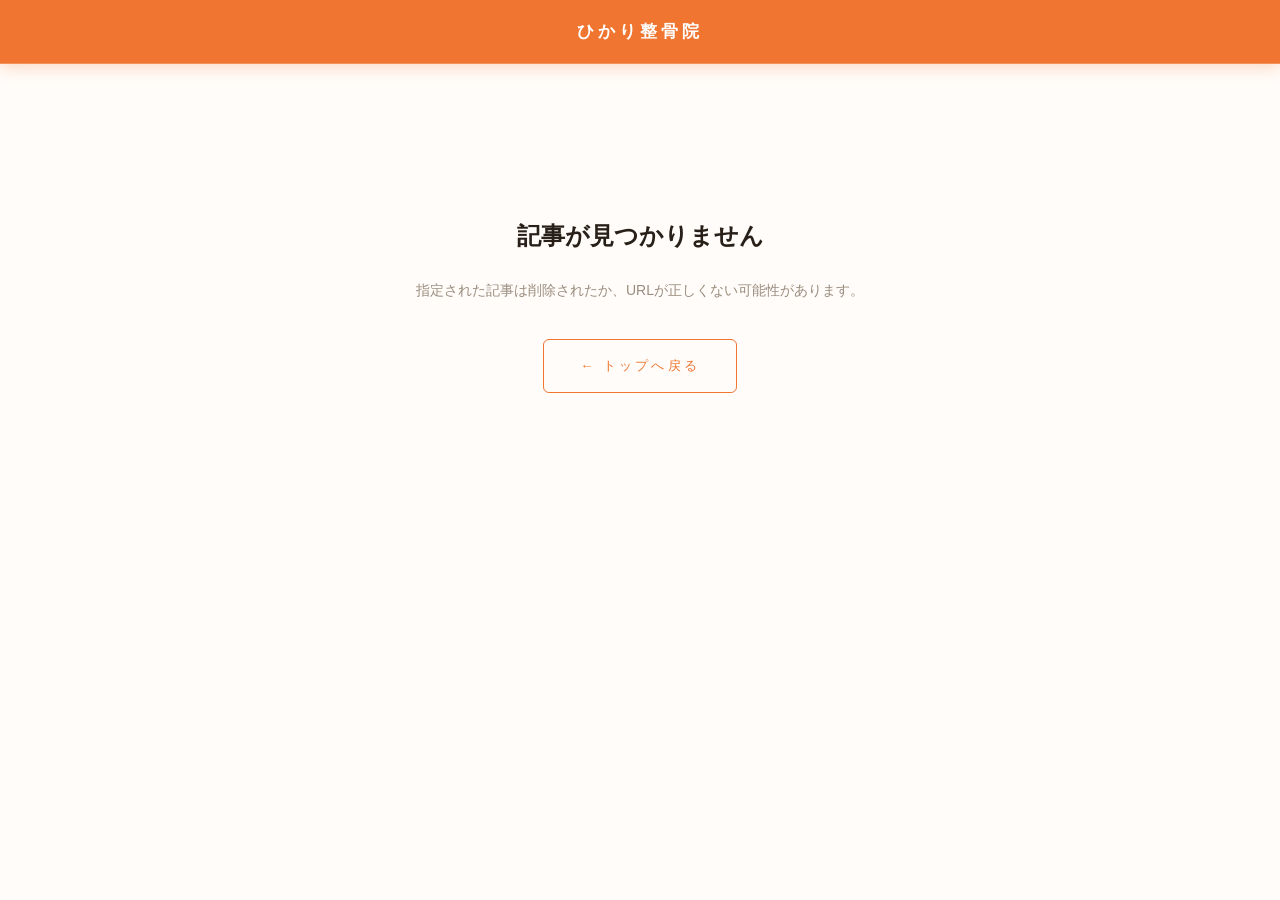
<file: blog/index.html>
<!DOCTYPE html>
<html lang="ja">
<head>
<meta charset="UTF-8">
<meta name="viewport" content="width=device-width,initial-scale=1,viewport-fit=cover">
<meta name="theme-color" content="#F07530">
<title>ひかり整骨院 ブログ</title>
<meta name="description" content="ひかり整骨院 からのお知らせ・最新情報">
<meta http-equiv="content-language" content="ja">

<!-- OGP（JS で動的に上書き） -->
<meta property="og:type" content="article">
<meta property="og:site_name" content="ひかり整骨院">
<meta property="og:locale" content="ja_JP">
<meta property="og:image" content="https://hikari-seikotsu.search-mania.net/ogp.svg">
<meta name="twitter:card" content="summary_large_image">

<link rel="canonical" href="https://hikari-seikotsu.search-mania.net/blog/">
<link rel="icon" type="image/png" href="/logo.png">

<style>
*{margin:0;padding:0;box-sizing:border-box}
body{
  background:#FFFCF9;
  color:#282018;
  font-family:'Noto Sans JP','Hiragino Sans',sans-serif;
  line-height:1.85;
  -webkit-font-smoothing:antialiased;
  -moz-osx-font-smoothing:grayscale;
}
header{
  background:#F07530;
  padding:16px 20px;
  text-align:center;
  border-bottom:1px solid rgba(255,255,255,.2);
  position:sticky;top:0;z-index:10;
  box-shadow:0 2px 16px rgba(240,117,48,.3);
}
header a{
  color:#fff;
  text-decoration:none;
  font-size:17px;
  letter-spacing:.24em;
  font-family:'Noto Sans JP',sans-serif;
  font-weight:600;
}
.wrap{
  max-width:720px;
  margin:60px auto;
  padding:0 24px 80px;
}
.loading{
  text-align:center;padding:120px 0;
  color:#9A8C7E;font-size:13px;letter-spacing:.2em;
}
.loading::after{
  content:'読 み 込 み 中 …';
  display:block;animation:fade 1.4s ease-in-out infinite;
}
@keyframes fade{0%,100%{opacity:.4}50%{opacity:1}}

.card{
  background:#fff;
  border-radius:12px;
  overflow:hidden;
  box-shadow:0 6px 28px rgba(40,32,24,.08);
  border:1px solid rgba(240,117,48,.10);
}
.card img{
  width:100%;
  display:block;
  max-height:480px;
  object-fit:cover;
}
.card .accent-bar{
  height:3px;
  background:linear-gradient(90deg,#FF9D5C,#D45F10);
}
.card-body{padding:36px 38px 44px}
.card .date{
  font-size:11px;
  color:#9A8C7E;
  letter-spacing:.24em;
  font-family:'Noto Sans JP',sans-serif;
  display:block;
}
.card h1{
  margin:14px 0 28px;
  font-size:22px;
  line-height:1.7;
  font-weight:600;
  font-family:'Noto Sans JP',sans-serif;
  color:#282018;
  letter-spacing:.04em;
}
.card .text{
  font-size:15px;
  line-height:2.05;
  white-space:pre-wrap;
  color:#5A4A3C;
  word-break:break-word;
}

.back-wrap{margin-top:52px;text-align:center}
.back-btn{
  display:inline-block;
  padding:14px 36px;
  border:1.5px solid #F07530;
  color:#F07530;
  text-decoration:none;
  border-radius:6px;
  font-size:13px;
  letter-spacing:.24em;
  font-family:'Noto Sans JP',sans-serif;
  transition:all .35s ease;
}
.back-btn:hover{background:#F07530;color:#fff}

.not-found{
  text-align:center;padding:90px 24px;
}
.not-found h1{font-size:24px;margin-bottom:18px;color:#282018}
.not-found p{font-size:14px;color:#9A8C7E;margin-bottom:36px;line-height:1.9}

/* ── ブログ一覧 ── */
.list-head{font-size:18px;font-weight:600;letter-spacing:.1em;margin-bottom:28px;color:#282018;border-left:4px solid #F07530;padding-left:14px}
.post-list{display:flex;flex-direction:column;gap:18px}
.post-item{
  display:flex;gap:0;align-items:stretch;
  background:#fff;border-radius:12px;overflow:hidden;
  box-shadow:0 4px 20px rgba(40,32,24,.07);
  border:1px solid rgba(240,117,48,.10);
  text-decoration:none;color:inherit;
  transition:transform .25s ease,box-shadow .25s ease;
}
.post-item:hover{transform:translateY(-2px);box-shadow:0 8px 32px rgba(40,32,24,.13)}
.post-thumb{width:130px;height:100px;object-fit:cover;flex-shrink:0}
.post-info{padding:16px 18px;flex:1;display:flex;flex-direction:column;justify-content:center}
.post-info .date{font-size:11px;color:#9A8C7E;letter-spacing:.22em;display:block;margin-bottom:6px}
.post-title{font-size:14.5px;font-weight:600;line-height:1.7;color:#282018}
.list-empty{text-align:center;padding:80px 0;color:#9A8C7E;font-size:13px;letter-spacing:.2em}

@media(max-width:600px){
  .post-item{flex-direction:column}
  .post-thumb{width:100%;height:160px}
  .post-info{padding:14px 16px}
}

.produced-by{
  text-align:center;
  margin-top:64px;
  font-size:10px;
  letter-spacing:.28em;
  color:rgba(40,32,24,.4);
  text-transform:uppercase;
  font-family:'Noto Sans JP',sans-serif;
}
.produced-by a{color:rgba(40,32,24,.6);text-decoration:none;transition:color .3s ease}
.produced-by a:hover{color:#F07530}

@media (max-width:600px){
  .wrap{margin:30px auto;padding:0 16px 60px}
  .card-body{padding:26px 22px 32px}
  .card h1{font-size:19px;margin:12px 0 22px}
  .card .text{font-size:14.5px;line-height:1.95}
  header a{font-size:14px;letter-spacing:.18em}
  .back-btn{padding:13px 28px;font-size:12px}
}
</style>
</head>
<body>

<header><a href="https://hikari-seikotsu.search-mania.net/">ひかり整骨院</a></header>

<div class="wrap" id="root">
  <div class="loading"></div>
</div>

<script>
/* ============================================================
   設定
   ============================================================ */
const GAS_URL    = 'https://script.google.com/macros/s/AKfycbxd94TXZuT-G3AUvUOyt_ZG_g9pLQLPK14B09iTngYGdnmmRKXOvsfwuZuqpAEUMW-Sxg/exec';
const SITE_URL   = 'https://hikari-seikotsu.search-mania.net';
const STORE_NAME = 'ひかり整骨院';

/* ============================================================
   ユーティリティ
   ============================================================ */
function esc(s) {
  return String(s || '')
    .replace(/&/g, '&amp;').replace(/</g, '&lt;')
    .replace(/>/g, '&gt;').replace(/"/g, '&quot;');
}

function fmtDate(s) {
  if (!s) return '';
  const m = String(s).match(/^(\d{4})-(\d{2})-(\d{2})/);
  return m ? m[1] + '.' + m[2] + '.' + m[3] : String(s);
}

function driveImg(url) {
  if (!url) return '';
  const s = String(url).trim();
  const m1 = s.match(/\/d\/([a-zA-Z0-9_-]+)/);
  if (m1) return 'https://drive.google.com/thumbnail?id=' + m1[1] + '&sz=w1200';
  const m2 = s.match(/lh3\.googleusercontent\.com\/d\/([a-zA-Z0-9_-]+)/);
  if (m2) return 'https://lh3.googleusercontent.com/d/' + m2[1] + '=w1200';
  if (s.indexOf('drive.google.com/thumbnail') !== -1) {
    return s.replace(/([?&]sz=)[^&]*/, '$1w1200');
  }
  return s;
}

function getSlug() {
  const params = new URLSearchParams(location.search);
  if (params.get('post')) return params.get('post');
  const m = location.pathname.match(/\/blog\/([^\/]+)\/?$/);
  return m ? m[1] : '';
}

function findBySlug(items, slug) {
  if (!Array.isArray(items) || !slug) return null;
  return items.find(function(b) {
    if (!b || !b.url) return false;
    return b.url.indexOf('/blog/' + slug + '/') !== -1
        || b.url.indexOf('/blog/' + slug) !== -1;
  }) || null;
}

function extractSlug(url) {
  if (!url) return '';
  var m = String(url).match(/\/blog\/([^\/\?]+)\/?/);
  return m ? m[1] : '';
}

function updateMeta(title, desc, imgUrl) {
  document.title = title + ' | ' + STORE_NAME;

  const m1 = document.querySelector('meta[name="description"]');
  if (m1) m1.setAttribute('content', desc);

  function upsertMeta(attrName, attrValue, contentValue) {
    let el = document.querySelector('meta[' + attrName + '="' + attrValue + '"]');
    if (!el) {
      el = document.createElement('meta');
      el.setAttribute(attrName, attrValue);
      document.head.appendChild(el);
    }
    el.setAttribute('content', contentValue);
  }
  upsertMeta('property', 'og:title', title);
  upsertMeta('property', 'og:description', desc);
  upsertMeta('property', 'og:url', SITE_URL + location.pathname + location.search);
  upsertMeta('name', 'twitter:title', title);
  upsertMeta('name', 'twitter:description', desc);
  if (imgUrl) {
    upsertMeta('property', 'og:image', imgUrl);
    upsertMeta('name', 'twitter:image', imgUrl);
  }

  let canonical = document.querySelector('link[rel="canonical"]');
  if (!canonical) {
    canonical = document.createElement('link');
    canonical.setAttribute('rel', 'canonical');
    document.head.appendChild(canonical);
  }
  canonical.setAttribute('href', SITE_URL + location.pathname + location.search);
}

function renderList(items) {
  var root = document.getElementById('root');
  document.title = 'お知らせ一覧 | ' + STORE_NAME;
  var m = document.querySelector('meta[name="description"]');
  if (m) m.setAttribute('content', STORE_NAME + 'からのお知らせ・最新情報の一覧です。');

  if (!items || !items.length) {
    root.innerHTML = '<p class="list-empty">投稿がありません</p>';
    return;
  }

  var html = '<p class="list-head">お知らせ一覧</p><div class="post-list">';
  items.forEach(function(item) {
    if (!item) return;
    var slug = extractSlug(item.url);
    if (!slug) return;
    var href = '/blog/?post=' + encodeURIComponent(slug);
    var imgUrl = driveImg(item.image);
    var title = (item.title || item.body || '').replace(/\n[\s\S]*/, '').trim().slice(0, 60);
    if (!title) title = fmtDate(item.date) + ' の投稿';

    html += '<a class="post-item" href="' + esc(href) + '">';
    if (imgUrl) {
      html += '<img class="post-thumb" src="' + esc(imgUrl) + '" alt="' + esc(title) + '" loading="lazy">';
    }
    html += '<div class="post-info">';
    if (item.date) html += '<span class="date">' + esc(fmtDate(item.date)) + '</span>';
    html += '<p class="post-title">' + esc(title) + '</p>';
    html += '</div></a>';
  });
  html += '</div>';
  html += '<div class="back-wrap"><a class="back-btn" href="' + esc(SITE_URL) + '/">← トップへ戻る</a></div>';
  html += '<div class="produced-by">Produced by <a href="https://search-mania.net/" target="_blank" rel="noopener noreferrer">SearchMania Inc.</a></div>';
  root.innerHTML = html;
}

function render(item) {
  const root = document.getElementById('root');

  if (!item) {
    root.innerHTML =
      '<div class="not-found">' +
        '<h1>記事が見つかりません</h1>' +
        '<p>指定された記事は削除されたか、URLが正しくない可能性があります。</p>' +
        '<a class="back-btn" href="' + esc(SITE_URL) + '/">← トップへ戻る</a>' +
      '</div>';
    document.title = '記事が見つかりません | ' + STORE_NAME;
    return;
  }

  const imgUrl = driveImg(item.image);
  let title = (item.title || '').trim();
  if (!title && item.body) {
    title = String(item.body).split(/[。\n]/)[0].trim();
  }
  if (!title && item.date) {
    title = fmtDate(item.date) + ' の投稿';
  }
  const desc = (item.body || title).slice(0, 120);

  updateMeta(title, desc, imgUrl);
  // BlogPosting structured data (per-article SEO)
  (function() {
    var existing = document.getElementById('blog-jsonld');
    if (existing) existing.remove();
    var sd = document.createElement('script');
    sd.id = 'blog-jsonld'; sd.type = 'application/ld+json';
    sd.textContent = JSON.stringify({
      '@context': 'https://schema.org', '@type': 'BlogPosting',
      'headline': title, 'description': desc,
      'datePublished': item.date || '', 'image': imgUrl || '',
      'url': SITE_URL + location.pathname + location.search,
      'publisher': { '@type': 'Organization', 'name': STORE_NAME, 'url': SITE_URL }
    });
    document.head.appendChild(sd);
  })();
  
  root.innerHTML =
    '<article class="card">' +
      (imgUrl ? '<img src="' + esc(imgUrl) + '" alt="' + esc(title) + '" loading="eager">' : '') +
      '<div class="accent-bar"></div>' +
      '<div class="card-body">' +
        (item.date ? '<span class="date">' + esc(fmtDate(item.date)) + '</span>' : '') +
        (item.title && item.title.trim() ? '<h1>' + esc(item.title) + '</h1>' : '') +
        '<p class="text">' + esc(item.body || '') + '</p>' +
      '</div>' +
    '</article>' +
    '<div class="back-wrap">' +
      '<a class="back-btn" href="' + esc(SITE_URL) + '/">← トップへ戻る</a>' +
    '</div>' +
    '<div class="produced-by">' +
      'Produced by <a href="https://search-mania.net/" target="_blank" rel="noopener noreferrer">SearchMania Inc.</a>' +
    '</div>';
}

(function init() {
  const slug = getSlug();
  if (!slug) {
    fetch(GAS_URL + (GAS_URL.indexOf('?') >= 0 ? '&' : '?') + 'blog_all=1')
      .then(function(r) { return r.json(); })
      .then(function(data) { renderList(data && data.blog); })
      .catch(function() { renderList([]); });
    return;
  }

  fetch(GAS_URL + (GAS_URL.indexOf('?') >= 0 ? '&' : '?') + 'blog_all=1')
    .then(function(r) { return r.json(); })
    .then(function(data) {
      const item = findBySlug(data && data.blog, slug);
      render(item);
    })
    .catch(function(err) {
      console.warn('CMS fetch error:', err);
      fetch(GAS_URL)
        .then(function(r) { return r.json(); })
        .then(function(data) {
          const item = findBySlug(data && data.blog, slug);
          render(item);
        })
        .catch(function() { render(null); });
    });
})();
</script>

</body>
</html>
</file>
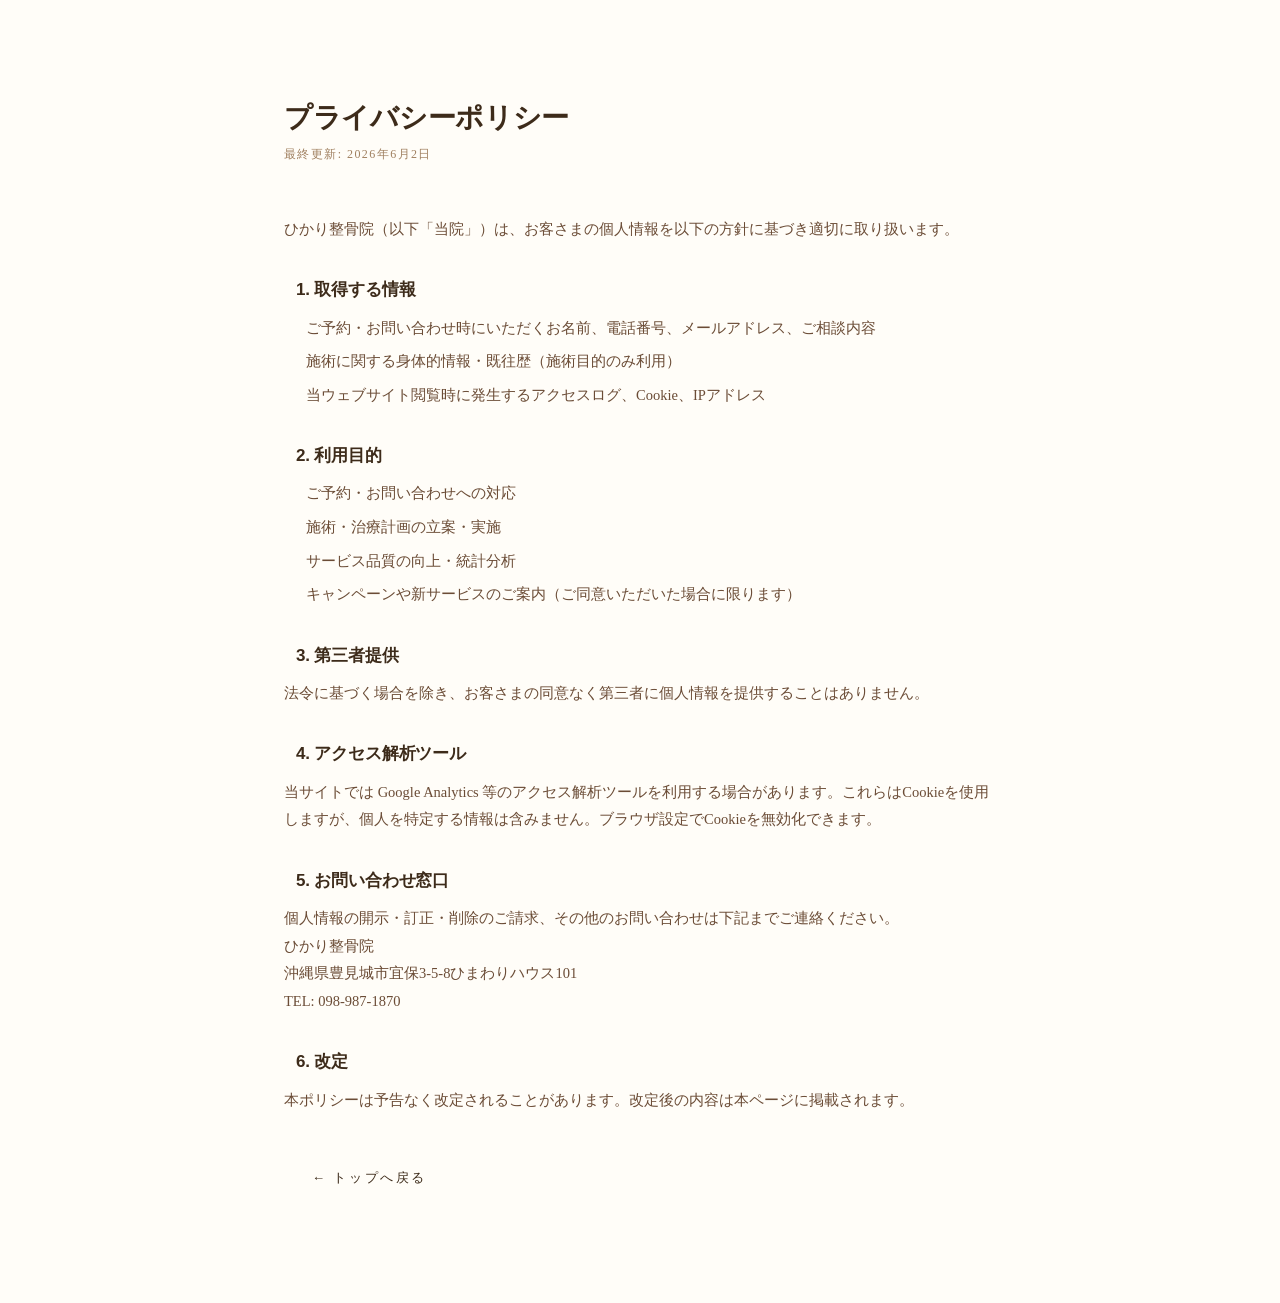
<file: privacy-policy.html>
<!DOCTYPE html>
<html lang="ja">
<head>
<meta charset="UTF-8">
<meta name="viewport" content="width=device-width,initial-scale=1">
<title>プライバシーポリシー | ひかり整骨院</title>
<meta name="description" content="ひかり整骨院 のプライバシーポリシー。">
<meta name="robots" content="noindex">
<link rel="icon" type="image/svg+xml" href="./favicon.svg">
<link rel="stylesheet" href="shared.css">
<style>
  body { background: var(--bg); color: var(--ink); font-family: var(--sans-jp); line-height: 1.9; }
  .legal-wrap { max-width: 760px; margin: 0 auto; padding: 100px 24px 100px; }
  .legal-wrap h1 { font-size: 28px; margin-bottom: 8px; font-weight: 600; }
  .legal-wrap .updated { font-size: 12px; color: var(--muted); letter-spacing: .12em; margin-bottom: 50px; }
  .legal-wrap h2 { font-size: 17px; margin: 36px 0 14px; padding-left: 12px; border-left: 3px solid var(--accent); }
  .legal-wrap p, .legal-wrap li { font-size: 14.5px; color: var(--ink-soft); }
  .legal-wrap ul { padding-left: 22px; }
  .legal-wrap li { margin-bottom: 6px; }
  .back-link { display: inline-block; margin-top: 40px; padding: 12px 28px; border: 1.5px solid var(--accent); color: var(--accent); text-decoration: none; font-size: 13px; letter-spacing: .2em; border-radius: 6px; transition: all .25s; }
  .back-link:hover { background: var(--accent); color: #fff; }
</style>
</head>
<body>
  <div class="legal-wrap">
    <h1>プライバシーポリシー</h1>
    <p class="updated">最終更新: 2026年6月2日</p>

    <p>ひかり整骨院（以下「当院」）は、お客さまの個人情報を以下の方針に基づき適切に取り扱います。</p>

    <h2>1. 取得する情報</h2>
    <ul>
      <li>ご予約・お問い合わせ時にいただくお名前、電話番号、メールアドレス、ご相談内容</li>
      <li>施術に関する身体的情報・既往歴（施術目的のみ利用）</li>
      <li>当ウェブサイト閲覧時に発生するアクセスログ、Cookie、IPアドレス</li>
    </ul>

    <h2>2. 利用目的</h2>
    <ul>
      <li>ご予約・お問い合わせへの対応</li>
      <li>施術・治療計画の立案・実施</li>
      <li>サービス品質の向上・統計分析</li>
      <li>キャンペーンや新サービスのご案内（ご同意いただいた場合に限ります）</li>
    </ul>

    <h2>3. 第三者提供</h2>
    <p>法令に基づく場合を除き、お客さまの同意なく第三者に個人情報を提供することはありません。</p>

    <h2>4. アクセス解析ツール</h2>
    <p>当サイトでは Google Analytics 等のアクセス解析ツールを利用する場合があります。これらはCookieを使用しますが、個人を特定する情報は含みません。ブラウザ設定でCookieを無効化できます。</p>

    <h2>5. お問い合わせ窓口</h2>
    <p>個人情報の開示・訂正・削除のご請求、その他のお問い合わせは下記までご連絡ください。</p>
    <p>
      ひかり整骨院<br>
      沖縄県豊見城市宜保3-5-8ひまわりハウス101<br>
      TEL: 098-987-1870
    </p>

    <h2>6. 改定</h2>
    <p>本ポリシーは予告なく改定されることがあります。改定後の内容は本ページに掲載されます。</p>

    <a href="/" class="back-link">← トップへ戻る</a>
  </div>
</body>
</html>
</file>
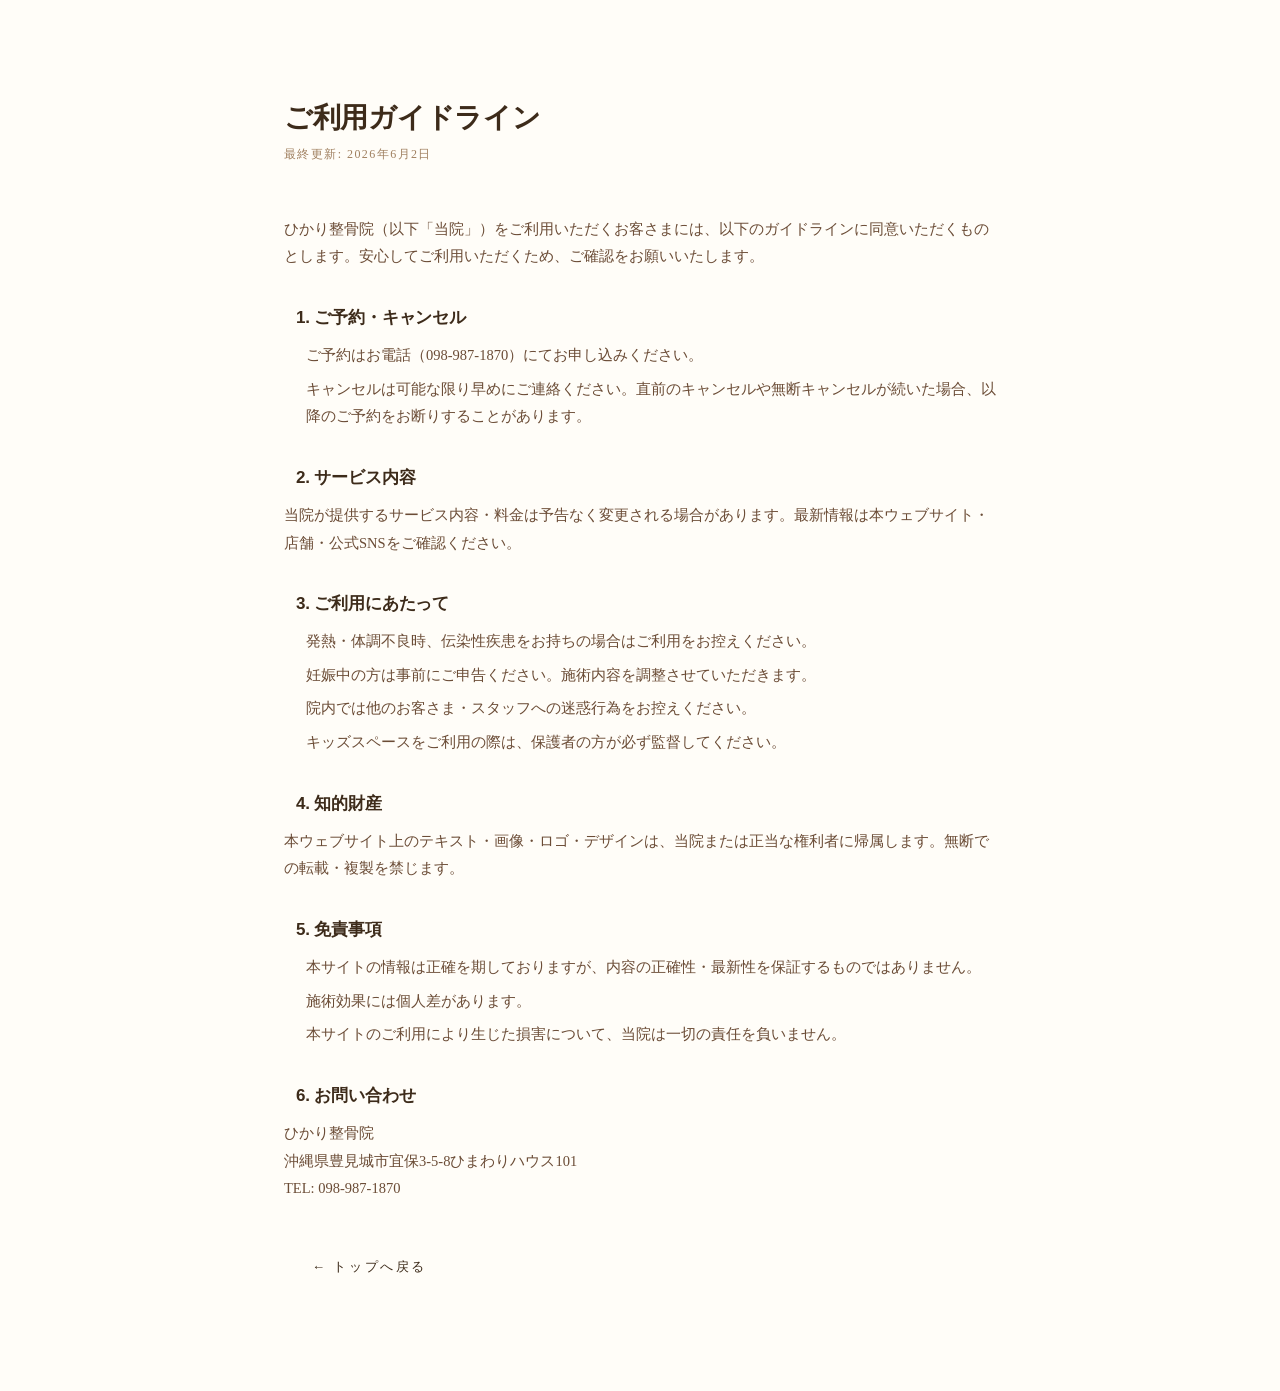
<file: terms.html>
<!DOCTYPE html>
<html lang="ja">
<head>
<meta charset="UTF-8">
<meta name="viewport" content="width=device-width,initial-scale=1">
<title>ご利用ガイドライン | ひかり整骨院</title>
<meta name="description" content="ひかり整骨院 のご利用にあたってのガイドライン。">
<meta name="robots" content="noindex">
<link rel="icon" type="image/svg+xml" href="./favicon.svg">
<link rel="stylesheet" href="shared.css">
<style>
  body { background: var(--bg); color: var(--ink); font-family: var(--sans-jp); line-height: 1.9; }
  .legal-wrap { max-width: 760px; margin: 0 auto; padding: 100px 24px 100px; }
  .legal-wrap h1 { font-size: 28px; margin-bottom: 8px; font-weight: 600; }
  .legal-wrap .updated { font-size: 12px; color: var(--muted); letter-spacing: .12em; margin-bottom: 50px; }
  .legal-wrap h2 { font-size: 17px; margin: 36px 0 14px; padding-left: 12px; border-left: 3px solid var(--accent); }
  .legal-wrap p, .legal-wrap li { font-size: 14.5px; color: var(--ink-soft); }
  .legal-wrap ul { padding-left: 22px; }
  .legal-wrap li { margin-bottom: 6px; }
  .back-link { display: inline-block; margin-top: 40px; padding: 12px 28px; border: 1.5px solid var(--accent); color: var(--accent); text-decoration: none; font-size: 13px; letter-spacing: .2em; border-radius: 6px; transition: all .25s; }
  .back-link:hover { background: var(--accent); color: #fff; }
</style>
</head>
<body>
  <div class="legal-wrap">
    <h1>ご利用ガイドライン</h1>
    <p class="updated">最終更新: 2026年6月2日</p>

    <p>ひかり整骨院（以下「当院」）をご利用いただくお客さまには、以下のガイドラインに同意いただくものとします。安心してご利用いただくため、ご確認をお願いいたします。</p>

    <h2>1. ご予約・キャンセル</h2>
    <ul>
      <li>ご予約はお電話（098-987-1870）にてお申し込みください。</li>
      <li>キャンセルは可能な限り早めにご連絡ください。直前のキャンセルや無断キャンセルが続いた場合、以降のご予約をお断りすることがあります。</li>
    </ul>

    <h2>2. サービス内容</h2>
    <p>当院が提供するサービス内容・料金は予告なく変更される場合があります。最新情報は本ウェブサイト・店舗・公式SNSをご確認ください。</p>

    <h2>3. ご利用にあたって</h2>
    <ul>
      <li>発熱・体調不良時、伝染性疾患をお持ちの場合はご利用をお控えください。</li>
      <li>妊娠中の方は事前にご申告ください。施術内容を調整させていただきます。</li>
      <li>院内では他のお客さま・スタッフへの迷惑行為をお控えください。</li>
      <li>キッズスペースをご利用の際は、保護者の方が必ず監督してください。</li>
    </ul>

    <h2>4. 知的財産</h2>
    <p>本ウェブサイト上のテキスト・画像・ロゴ・デザインは、当院または正当な権利者に帰属します。無断での転載・複製を禁じます。</p>

    <h2>5. 免責事項</h2>
    <ul>
      <li>本サイトの情報は正確を期しておりますが、内容の正確性・最新性を保証するものではありません。</li>
      <li>施術効果には個人差があります。</li>
      <li>本サイトのご利用により生じた損害について、当院は一切の責任を負いません。</li>
    </ul>

    <h2>6. お問い合わせ</h2>
    <p>
      ひかり整骨院<br>
      沖縄県豊見城市宜保3-5-8ひまわりハウス101<br>
      TEL: 098-987-1870
    </p>

    <a href="/" class="back-link">← トップへ戻る</a>
  </div>
</body>
</html>
</file>
<file: shared.css>
/* ============================================================
   shared.css — ひかり整骨院
   テーマ: 太陽・ひかり / ファミリーフレンドリー
   フォント: Nunito + Noto Sans JP
   ============================================================ */

/* ---- CSS Variables ---------------------------------------- */
:root {
  --coral:      #FF7043;
  --coral-lt:   #FF9A6C;
  --coral-deep: #E64A19;
  --sun:        #FFC107;
  --sun-lt:     #FFD54F;
  --sun-pale:   #FFF8E1;
  --bg:         #FFFDF8;
  --bg-warm:    #FFF5E0;
  --bg-section: #FFF0D0;
  --ink:        #3D2B1A;
  --ink-soft:   #6B4C36;
  --muted:      #A08060;
  --white:      #FFFFFF;
  --radius-sm:  10px;
  --radius-md:  18px;
  --radius-lg:  28px;
  --shadow-sm:  0 2px 12px rgba(61,43,26,.08);
  --shadow-md:  0 6px 32px rgba(61,43,26,.10);
  --shadow-lg:  0 16px 56px rgba(61,43,26,.12);
}

/* ---- Reset ------------------------------------------------- */
*, *::before, *::after { box-sizing: border-box; margin: 0; padding: 0; }
html { scroll-behavior: smooth; }
body {
  background: var(--bg);
  color: var(--ink);
  font-family: 'Noto Sans JP', 'Hiragino Sans', sans-serif;
  font-size: 16px;
  line-height: 1.85;
  -webkit-font-smoothing: antialiased;
  -moz-osx-font-smoothing: grayscale;
  overflow-x: hidden;
}
img { max-width: 100%; height: auto; display: block; }
a { color: inherit; text-decoration: none; }
ul, ol { list-style: none; }
address { font-style: normal; }

/* ---- Typography ------------------------------------------- */
h1, h2, h3 {
  font-family: 'Nunito', 'Noto Sans JP', sans-serif;
  line-height: 1.25;
  letter-spacing: -.01em;
}
h2 { font-size: clamp(24px, 3.5vw, 36px); font-weight: 800; }
h3 { font-size: clamp(16px, 2vw, 20px);   font-weight: 700; }
.hi { color: var(--coral); }

/* ---- Container -------------------------------------------- */
.container { max-width: 1140px; margin: 0 auto; padding: 0 24px; }

/* ---- Buttons ---------------------------------------------- */
.btn {
  display: inline-flex; align-items: center; justify-content: center; gap: 8px;
  font-family: 'Nunito', sans-serif; font-weight: 700; font-size: 15px;
  padding: 14px 28px; border-radius: 100px; cursor: pointer; border: none;
  transition: transform .2s ease, box-shadow .2s ease, opacity .2s ease;
  text-decoration: none; white-space: nowrap;
}
.btn:hover { transform: translateY(-2px); }
.btn:active { transform: translateY(0); }

.btn-coral {
  background: var(--coral); color: #fff;
  box-shadow: 0 4px 20px rgba(255,112,67,.35);
}
.btn-coral:hover { background: var(--coral-deep); box-shadow: 0 6px 28px rgba(255,112,67,.45); }

.btn-outline-coral {
  background: transparent; color: var(--coral);
  border: 2px solid var(--coral);
}
.btn-outline-coral:hover { background: rgba(255,112,67,.06); }

.btn-white {
  background: #fff; color: var(--coral);
  box-shadow: 0 4px 20px rgba(0,0,0,.12);
}
.btn-white:hover { box-shadow: 0 6px 28px rgba(0,0,0,.16); }

.btn-outline-white {
  background: transparent; color: #fff;
  border: 2px solid rgba(255,255,255,.75);
}
.btn-outline-white:hover { background: rgba(255,255,255,.12); }

/* ---- Section common --------------------------------------- */
.sec-head { text-align: center; margin-bottom: 52px; }
.sec-head--light .section-title,
.sec-head--light .eyebrow { color: #fff; }
.sec-head--light .section-title .hi { color: var(--sun-lt); }

.eyebrow {
  display: inline-block; font-family: 'Nunito', sans-serif; font-weight: 700;
  font-size: 11px; letter-spacing: .32em; text-transform: uppercase;
  color: var(--coral); margin-bottom: 10px;
}
.eyebrow.dual::before { content: '— '; }
.eyebrow.dual::after  { content: ' —'; }
.eyebrow--light { color: rgba(255,255,255,.85); }

.section-title {
  color: var(--ink); margin-bottom: 14px;
  font-weight: 800;
}
.sec-desc { color: var(--ink-soft); font-size: 14px; letter-spacing: .08em; }

/* ---- Wave dividers ---------------------------------------- */
.wave-top, .wave-bottom { line-height: 0; }
.wave-top  svg, .wave-bottom svg { width: 100%; display: block; }

/* ---- Reveal animations ------------------------------------ */
.reveal {
  opacity: 0; transform: translateY(24px);
  transition: opacity .6s ease, transform .6s ease;
}
.reveal.visible { opacity: 1; transform: none; }

/* ============================================================
   PAGE LOADER
   ============================================================ */
#page-loader {
  position: fixed; inset: 0; background: var(--bg);
  z-index: 9999; display: flex; flex-direction: column;
  align-items: center; justify-content: center; gap: 18px;
  transition: opacity .6s ease, visibility .6s ease;
}
#page-loader.fade-out { opacity: 0; visibility: hidden; pointer-events: none; }
.loader-stamp {
  height: 56px; width: auto; object-fit: contain;
  animation: ld-stamp .7s cubic-bezier(.22,1,.36,1) both,
             ld-pulse 2.4s ease-in-out .7s infinite;
}
.loader-dots { display: flex; gap: 7px; animation: ld-rise .5s ease .4s both; }
.loader-dots span {
  width: 7px; height: 7px; border-radius: 50%; background: var(--coral);
  animation: ld-bounce .9s ease-in-out infinite;
}
.loader-dots span:nth-child(2) { animation-delay: .18s; }
.loader-dots span:nth-child(3) { animation-delay: .36s; }
@keyframes ld-stamp  { from { opacity:0; transform:rotate(-10deg) scale(.6); } to { opacity:1; transform:rotate(0) scale(1); } }
@keyframes ld-pulse  { 0%,100% { transform:scale(1); } 50% { transform:scale(1.06); } }
@keyframes ld-rise   { from { opacity:0; transform:translateY(10px); } to { opacity:1; transform:translateY(0); } }
@keyframes ld-bounce { 0%,80%,100% { transform:translateY(0); opacity:.35; } 40% { transform:translateY(-9px); opacity:1; } }

/* ============================================================
   NAV
   ============================================================ */
#nav {
  position: fixed; top: 0; left: 0; right: 0; z-index: 1000;
  background: transparent; transition: background .3s ease, box-shadow .3s ease;
}
#nav.scrolled { background: #fff; box-shadow: 0 2px 24px rgba(61,43,26,.08); }
.nav-inner {
  max-width: 1140px; margin: 0 auto; padding: 0 24px;
  height: 68px; display: flex; align-items: center; gap: 24px;
}
.brand {
  display: flex; align-items: center; gap: 10px; flex-shrink: 0;
  text-decoration: none;
}
.brand-sun { width: 38px; height: 38px; flex-shrink: 0; }
.brand-text { display: flex; flex-direction: column; line-height: 1.2; }
.brand-text .ja {
  font-family: 'Nunito', 'Noto Sans JP', sans-serif; font-weight: 800;
  font-size: 17px; color: var(--ink); letter-spacing: .04em;
}
.brand-text .en {
  font-family: 'Nunito', sans-serif; font-weight: 600;
  font-size: 9px; letter-spacing: .24em; color: var(--muted);
  text-transform: uppercase;
}
.nav-links {
  display: flex; align-items: center; gap: 4px; margin-left: auto;
}
.nav-links a {
  font-family: 'Nunito', sans-serif; font-weight: 700; font-size: 13px;
  padding: 7px 12px; border-radius: 100px; color: var(--ink-soft);
  transition: background .2s, color .2s;
}
.nav-links a:hover { background: rgba(255,112,67,.1); color: var(--coral); }
.nav-tel {
  background: #06C755; color: #fff !important;
  padding: 8px 18px !important; border-radius: 100px !important;
  box-shadow: 0 3px 12px rgba(6,199,85,.35);
}
.nav-tel:hover { background: #05a847 !important; }
.btn-line {
  background: #06C755; color: #fff;
  box-shadow: 0 4px 18px rgba(6,199,85,.35);
}
.btn-line:hover { background: #05a847; transform: translateY(-2px); box-shadow: 0 8px 24px rgba(6,199,85,.4); }
.nav-toggle {
  display: none; flex-direction: column; justify-content: center; gap: 5px;
  width: 36px; height: 36px; background: none; border: none; cursor: pointer;
  padding: 6px; margin-left: auto; border-radius: 8px;
}
.nav-toggle span {
  width: 22px; height: 2.5px; background: var(--ink); border-radius: 2px;
  transition: transform .3s ease, opacity .3s ease;
}

/* ============================================================
   HERO
   ============================================================ */
.hero {
  position: relative; min-height: 100svh;
  background: linear-gradient(135deg, #c84020 0%, #d06030 100%);
  display: flex; align-items: center; padding-top: 68px; overflow: hidden;
}
.hero-photo-bg {
  position: absolute; inset: 0; z-index: 0;
}
.hero-photo-bg::after {
  content: ''; position: absolute; inset: 0; z-index: 1; pointer-events: none;
  background: linear-gradient(135deg, rgba(255,112,67,0.20) 0%, rgba(255,154,108,0.14) 50%, rgba(255,183,77,0.10) 100%);
}
.hero-slide {
  position: absolute; inset: 0; z-index: 0;
  background-size: cover; background-position: center;
  opacity: 0;
  transition: opacity 1.4s ease;
}
.hero-slide.active { opacity: 1; }
.hero-blob {
  position: absolute; border-radius: 50%; pointer-events: none;
}
.hero-blob-1 {
  width: 400px; height: 400px;
  background: rgba(255,255,255,.08);
  top: -100px; right: -80px;
  animation: blob-float 8s ease-in-out infinite;
}
.hero-blob-2 {
  width: 250px; height: 250px;
  background: rgba(255,213,79,.15);
  bottom: 60px; left: -60px;
  animation: blob-float 6s ease-in-out 2s infinite reverse;
}
@keyframes blob-float { 0%,100% { transform:translateY(0) scale(1); } 50% { transform:translateY(-20px) scale(1.03); } }

.hero-inner {
  position: relative; z-index: 1;
  display: grid; grid-template-columns: 1fr 1fr;
  align-items: center; gap: 48px;
  padding-top: 40px; padding-bottom: 120px;
}
.hero-copy { display: flex; flex-direction: column; gap: 20px; }

.hero-pill {
  display: inline-block;
  background: rgba(255,255,255,.25); color: #fff;
  font-family: 'Nunito', sans-serif; font-weight: 700;
  font-size: 13px; letter-spacing: .1em;
  padding: 6px 18px; border-radius: 100px;
  backdrop-filter: blur(6px); width: fit-content;
}
.hero-copy h1 {
  font-size: clamp(44px, 6vw, 70px);
  font-weight: 900; color: #fff; line-height: 1.1;
  text-shadow: 0 2px 16px rgba(0,0,0,.12);
}
.hero-em {
  font-style: normal; color: var(--sun-lt);
  text-shadow: 0 2px 20px rgba(255,213,79,.4);
}
.hero-sub {
  font-size: 16px; color: rgba(255,255,255,.9); line-height: 1.9;
  font-family: 'Noto Sans JP', sans-serif;
}
.hero-btns { display: flex; gap: 14px; flex-wrap: wrap; }
.hero-badges { display: flex; gap: 10px; flex-wrap: wrap; }
.hero-badge {
  display: inline-block;
  background: rgba(255,255,255,.2); color: rgba(255,255,255,.95);
  font-family: 'Nunito', sans-serif; font-weight: 600; font-size: 12px;
  padding: 5px 14px; border-radius: 100px; backdrop-filter: blur(4px);
}
.hero-illust {
  display: flex; justify-content: center; align-items: center;
}
.sun-svg {
  width: 100%; max-width: 320px;
  animation: sun-spin 40s linear infinite, sun-float 5s ease-in-out infinite;
  filter: drop-shadow(0 12px 40px rgba(255,196,7,.3));
}
@keyframes sun-spin  { from { transform:rotate(0deg); } to { transform:rotate(360deg); } }
@keyframes sun-float { 0%,100% { transform:translateY(0) rotate(0deg); } 50% { transform:translateY(-12px) rotate(180deg); } }

.hero-wave {
  position: absolute; bottom: 0; left: 0; right: 0; z-index: 2; line-height: 0;
}
.hero-wave svg { width: 100%; display: block; }

/* ============================================================
   HIGHLIGHTS
   ============================================================ */
.highlights { padding: 72px 0; background: var(--bg); }
.hl-grid {
  display: grid; grid-template-columns: repeat(4, 1fr); gap: 24px;
}
.hl-card {
  background: #fff; border-radius: var(--radius-md);
  padding: 32px 24px; text-align: center;
  box-shadow: var(--shadow-sm); border: 1.5px solid rgba(255,112,67,.08);
  transition: transform .25s ease, box-shadow .25s ease;
}
.hl-card:hover { transform: translateY(-4px); box-shadow: var(--shadow-md); }
.hl-icon { font-size: 40px; margin-bottom: 16px; }
.hl-card h3 {
  font-family: 'Nunito', sans-serif; font-weight: 800;
  font-size: 16px; color: var(--coral); margin-bottom: 10px;
}
.hl-card p { font-size: 13.5px; color: var(--ink-soft); line-height: 1.75; }

/* ============================================================
   ABOUT
   ============================================================ */
.about { background: var(--bg-warm); padding: 0 0 20px; }
.about .container { padding-top: 64px; padding-bottom: 64px; }
.about-inner {
  display: grid; grid-template-columns: 1fr 1fr;
  gap: 72px; align-items: center;
}
.about-photo-wrap { position: relative; }
.about-photo {
  position: relative; z-index: 1;
  border-radius: var(--radius-lg); overflow: hidden;
  aspect-ratio: 4/5; background: rgba(255,112,67,.07);
  display: flex; align-items: center; justify-content: center;
  box-shadow: var(--shadow-md);
}
.about-photo-ph { display: flex; align-items: center; justify-content: center; }
.about-img { width: 100%; height: 100%; object-fit: cover; }
.about-deco {
  position: absolute; bottom: -24px; right: -24px; z-index: 0;
  width: 180px; height: 180px; border-radius: 50%;
  background: linear-gradient(135deg, var(--coral) 0%, var(--sun) 100%);
  opacity: .18;
}
.about-text { display: flex; flex-direction: column; gap: 20px; }
.about-body p {
  font-size: 15px; color: var(--ink-soft); line-height: 2;
  margin-bottom: 12px;
}
.about-quote {
  border-left: 4px solid var(--coral); padding: 16px 20px;
  background: rgba(255,112,67,.06); border-radius: 0 var(--radius-sm) var(--radius-sm) 0;
  font-style: italic; color: var(--ink-soft); font-size: 15px; line-height: 1.85;
}

/* ============================================================
   MENU
   ============================================================ */
.menu { padding: 80px 0; background: var(--bg); }
.menu-grid {
  display: grid; grid-template-columns: repeat(3, 1fr); gap: 24px;
}
.menu-card {
  background: #fff; border-radius: var(--radius-md);
  overflow: hidden; box-shadow: var(--shadow-sm);
  border: 1.5px solid rgba(255,112,67,.08);
  transition: transform .25s ease, box-shadow .25s ease;
}
.menu-card:hover { transform: translateY(-4px); box-shadow: var(--shadow-md); }
.menu-card-img { width: 100%; aspect-ratio: 16/10; overflow: hidden; }
.menu-card-img img { width: 100%; height: 100%; object-fit: cover; transition: transform .4s ease; }
.menu-card:hover .menu-card-img img { transform: scale(1.05); }
.menu-card-icon {
  font-size: 52px; text-align: center;
  padding: 32px 24px 16px; background: linear-gradient(135deg, var(--sun-pale), #fff);
}
.menu-card-body { padding: 20px 24px 26px; }
.menu-card-body h3 {
  font-family: 'Nunito', 'Noto Sans JP', sans-serif; font-weight: 800;
  font-size: 16px; color: var(--ink); margin-bottom: 8px;
}
.menu-price {
  font-family: 'Nunito', sans-serif; font-weight: 700;
  font-size: 18px; color: var(--coral); margin-bottom: 8px;
}
.menu-desc { font-size: 13.5px; color: var(--ink-soft); line-height: 1.75; margin-bottom: 10px; }
.menu-time {
  display: inline-block; font-size: 12px; color: var(--muted);
  background: var(--bg-warm); padding: 4px 12px; border-radius: 100px;
}

/* Skeleton loaders */
.menu-skel {
  background: #F5EDE4; border-radius: var(--radius-md); min-height: 220px;
  position: relative; overflow: hidden;
}
.menu-skel::after, .review-skel::after {
  content: ''; position: absolute; inset: 0;
  background: linear-gradient(90deg, transparent 0%, rgba(255,112,67,.07) 40%, rgba(255,213,79,.1) 50%, rgba(255,112,67,.07) 60%, transparent 100%);
  background-size: 250% 100%;
  animation: skel-shimmer 1.8s ease-in-out infinite;
}
@keyframes skel-shimmer { 0% { background-position:250% 0; } 100% { background-position:-250% 0; } }

/* ============================================================
   FEATURES
   ============================================================ */
.features {
  background: linear-gradient(135deg, #FF7043 0%, #FF9A6C 60%, #FFB74D 100%);
  padding: 0 0 20px;
}
.features .container { padding-top: 64px; padding-bottom: 72px; }
.features-list { display: flex; flex-direction: column; gap: 20px; }
.feature-item {
  display: flex; align-items: flex-start; gap: 28px;
  background: rgba(255,255,255,.15); backdrop-filter: blur(8px);
  border: 1px solid rgba(255,255,255,.25); border-radius: var(--radius-md);
  padding: 28px 32px;
  transition: background .25s ease, transform .25s ease;
}
.feature-item:hover { background: rgba(255,255,255,.22); transform: translateX(4px); }
.feature-num {
  font-family: 'Nunito', sans-serif; font-weight: 900;
  font-size: 48px; color: rgba(255,255,255,.35); line-height: 1;
  flex-shrink: 0; min-width: 60px;
}
.feature-body h3 { color: #fff; font-size: 18px; margin-bottom: 8px; }
.feature-body p { color: rgba(255,255,255,.85); font-size: 14.5px; line-height: 1.8; }

/* ============================================================
   FOR YOU
   ============================================================ */
.foryou { padding: 80px 0; background: var(--bg); }
.foryou-grid {
  display: grid; grid-template-columns: repeat(4, 1fr); gap: 20px;
}
.foryou-card {
  background: #fff; border-radius: var(--radius-md);
  padding: 28px 20px; text-align: center;
  border: 2px solid transparent;
  box-shadow: var(--shadow-sm);
  transition: border-color .25s, transform .25s, box-shadow .25s;
}
.foryou-card:hover { border-color: var(--coral-lt); transform: translateY(-3px); box-shadow: var(--shadow-md); }
.foryou-icon { font-size: 36px; margin-bottom: 14px; display: block; }
.foryou-img {
  width: 96px; height: 96px; margin: 0 auto 14px;
  border-radius: 50%; overflow: hidden;
  background: var(--bg-warm);
  box-shadow: inset 0 0 0 2px rgba(255,112,67,.12);
}
.foryou-img img { width: 100%; height: 100%; object-fit: cover; display: block; }
.foryou-label { display: block; font-size: 15px; font-weight: 700; color: var(--coral); margin-bottom: 8px; line-height: 1.5; }
.foryou-card p { font-size: 13.5px; color: var(--ink-soft); line-height: 1.75; }

/* ============================================================
   REVIEWS
   ============================================================ */
.reviews {
  background: linear-gradient(135deg, #FF8F65 0%, #FF7043 50%, #E64A19 100%);
  padding: 0 0 20px;
}
.reviews .container { padding-top: 64px; padding-bottom: 72px; }
.reviews-grid {
  display: grid; grid-template-columns: repeat(3, 1fr);
  grid-auto-rows: 1fr; gap: 20px; align-items: stretch;
}
.review {
  background: rgba(255,255,255,.18); backdrop-filter: blur(10px);
  border: 1px solid rgba(255,255,255,.3); border-radius: var(--radius-md);
  padding: 24px; display: flex; flex-direction: column;
  height: 100%; min-height: 280px;
}
.review-stars { font-size: 16px; color: var(--sun-lt); letter-spacing: 2px; margin-bottom: 12px; }
.review-body {
  flex: 1; font-size: 14px; color: rgba(255,255,255,.9); line-height: 1.85;
  display: -webkit-box; -webkit-line-clamp: 8; line-clamp: 8;
  -webkit-box-orient: vertical; overflow: hidden;
  text-overflow: ellipsis; word-break: break-word; margin-bottom: 16px;
}
.review-meta { display: flex; justify-content: space-between; align-items: center; }
.review-name { font-family: 'Nunito', sans-serif; font-weight: 700; font-size: 13px; color: #fff; }
.review-date { font-size: 11px; color: rgba(255,255,255,.6); }
.review-cta {
  background: rgba(255,255,255,.95); border-radius: var(--radius-md);
  padding: 24px; display: flex; flex-direction: column;
  align-items: center; justify-content: center; gap: 10px;
  text-decoration: none; min-height: 280px;
  transition: background .2s, transform .2s;
}
.review-cta:hover { background: #fff; transform: translateY(-3px); }
.review-cta-stars { font-size: 18px; color: var(--sun); letter-spacing: 3px; }
.review-cta-msg { font-size: 14px; color: var(--ink-soft); text-align: center; line-height: 1.7; }
.review-cta-link {
  font-family: 'Nunito', sans-serif; font-weight: 700;
  font-size: 13px; color: var(--coral);
}
/* Review skeleton */
.review-skel {
  background: rgba(255,255,255,.12); border-radius: var(--radius-md);
  height: 280px; position: relative; overflow: hidden;
}

/* ============================================================
   BLOG
   ============================================================ */
.blog { padding: 80px 0; background: var(--bg); }
.wall {
  display: grid; grid-template-columns: repeat(4, 1fr); gap: 20px;
  min-height: 200px;
}
.wall.cms-loading {
  background: var(--bg-warm); border-radius: var(--radius-md);
  position: relative; overflow: hidden; grid-template-columns: 1fr;
}
.wall.cms-loading::after {
  content: '読み込み中…'; display: flex; align-items: center; justify-content: center;
  position: absolute; inset: 0; font-size: 13px; letter-spacing: .2em;
  color: var(--muted); animation: ld-pulse 1.4s ease-in-out infinite;
}
.blog-card {
  background: #fff; border-radius: var(--radius-md); overflow: hidden;
  box-shadow: var(--shadow-sm); border: 1.5px solid rgba(255,112,67,.07);
  display: flex; flex-direction: column;
  transition: transform .25s ease, box-shadow .25s ease;
}
.blog-card:hover { transform: translateY(-4px); box-shadow: var(--shadow-md); }
.blog-card .tape {
  display: block; height: 4px;
  background: linear-gradient(90deg, var(--coral), var(--sun));
  border-radius: 4px 4px 0 0;
}
.blog-card .image {
  aspect-ratio: 16/10; overflow: hidden; flex-shrink: 0;
}
.blog-card .image img { transition: transform .4s ease; }
.blog-card:hover .image img { transform: scale(1.05); }
.blog-card .body { padding: 18px 20px 22px; flex: 1; display: flex; flex-direction: column; gap: 8px; }
.blog-card .date { font-size: 11px; color: var(--muted); letter-spacing: .16em; }
.blog-card .cap { font-family: 'Noto Sans JP', sans-serif; font-weight: 500; font-size: 14px; color: var(--ink); line-height: 1.7; flex: 1; }
.blog-card:hover .cap { text-decoration: underline; }
.blog-card .cta-lbl { font-family: 'Nunito', sans-serif; font-weight: 700; font-size: 12px; color: var(--coral); }
a.blog-card { color: inherit; text-decoration: none; display: flex; flex-direction: column; }

/* ============================================================
   ACCESS
   ============================================================ */
.access {
  background: linear-gradient(135deg, #FF7043 0%, #FF9A6C 100%);
  padding: 0 0 20px;
}
.access .container { padding-top: 64px; padding-bottom: 72px; }
.access-layout {
  display: grid; grid-template-columns: 1fr 1fr; gap: 40px; align-items: start;
}
.access-info { display: flex; flex-direction: column; gap: 24px; }
#accessDl { display: flex; flex-direction: column; gap: 12px; }
.dl-row { display: flex; gap: 14px; }
.dl-row dt {
  font-family: 'Nunito', 'Noto Sans JP', sans-serif; font-weight: 700;
  font-size: 13px; color: rgba(255,255,255,.85); white-space: nowrap;
  padding-top: 2px; min-width: 90px;
}
.dl-row dd { font-size: 14.5px; color: #fff; line-height: 1.7; }
.dl-row dd a { color: #fff; text-decoration: underline; text-underline-offset: 3px; }
.hours-box {
  background: rgba(255,255,255,.18); backdrop-filter: blur(8px);
  border: 1px solid rgba(255,255,255,.3); border-radius: var(--radius-md); padding: 20px;
}
.hours-table { width: 100%; border-collapse: collapse; }
.hours-table th {
  font-family: 'Nunito', sans-serif; font-weight: 700; font-size: 12px;
  color: rgba(255,255,255,.7); text-align: center; padding: 8px 4px;
  border-bottom: 1px solid rgba(255,255,255,.2);
}
.hours-table td {
  font-size: 12px; color: #fff; text-align: center;
  padding: 10px 4px;
}
.map-wrap { border-radius: var(--radius-md); overflow: hidden; box-shadow: var(--shadow-md); }
.map-embed { width: 100%; height: 380px; }

/* ============================================================
   SNS
   ============================================================ */
.sns { padding: 72px 0; background: var(--bg); }
.sns-row { display: flex; justify-content: center; gap: 24px; flex-wrap: wrap; }
.sns-card {
  display: flex; flex-direction: column; align-items: center; gap: 8px;
  background: #fff; border-radius: var(--radius-md);
  padding: 32px 40px; box-shadow: var(--shadow-sm);
  border: 1.5px solid rgba(255,112,67,.08);
  transition: transform .25s, box-shadow .25s;
  text-decoration: none;
}
.sns-card:hover { transform: translateY(-4px); box-shadow: var(--shadow-md); }
.sns-icon { font-size: 40px; }
.sns-name { font-family: 'Nunito', sans-serif; font-weight: 700; font-size: 14px; color: var(--ink); }
.sns-handle { font-size: 12px; color: var(--muted); }

/* ============================================================
   DELIVERY
   ============================================================ */
.delivery {
  background: linear-gradient(135deg, #FF9A6C 0%, #FF7043 100%);
  padding: 0 0 20px;
}
.delivery .container { padding-top: 64px; padding-bottom: 72px; }
.delivery-cards { display: grid; grid-template-columns: repeat(3, 1fr); gap: 24px; }
.delivery-card {
  background: rgba(255,255,255,.18); backdrop-filter: blur(8px);
  border: 1px solid rgba(255,255,255,.3); border-radius: var(--radius-md);
  overflow: hidden;
}
.delivery-img { aspect-ratio: 16/10; overflow: hidden; }
.delivery-img img { width: 100%; height: 100%; object-fit: cover; }
.delivery-body { padding: 22px 24px 28px; }
.delivery-body h3 { color: #fff; font-size: 17px; margin-bottom: 10px; }
.delivery-body p { color: rgba(255,255,255,.85); font-size: 14px; line-height: 1.8; margin-bottom: 14px; }
.delivery-price { font-family: 'Nunito', sans-serif; font-weight: 700; font-size: 20px; color: var(--sun-lt); }
.delivery-link { display: inline-block; margin-top: 14px; font-family: 'Nunito', sans-serif; font-weight: 700; font-size: 13px; color: rgba(255,255,255,.9); text-decoration: underline; }
.delivery-coming {
  text-align: center; padding: 48px 24px 40px;
  background: rgba(255,255,255,.12); backdrop-filter: blur(8px);
  border: 1px solid rgba(255,255,255,.25); border-radius: var(--radius-lg);
  max-width: 600px; margin: 0 auto; position: relative;
}
.delivery-coming-badge {
  display: inline-block; background: rgba(255,255,255,.25);
  color: #fff; font-size: 11px; font-weight: 700; letter-spacing: .2em;
  padding: 4px 14px; border-radius: 999px; border: 1px solid rgba(255,255,255,.4);
  margin-bottom: 20px;
}
.delivery-coming-text {
  color: rgba(255,255,255,.92); font-size: 15px; line-height: 1.9; margin-bottom: 28px;
}
.delivery-coming-actions { display: flex; gap: 14px; justify-content: center; flex-wrap: wrap; }
.btn-outline-white {
  display: inline-flex; align-items: center; gap: 6px;
  padding: 12px 24px; border-radius: 999px;
  border: 1.5px solid rgba(255,255,255,.7); color: #fff;
  font-size: 14px; font-weight: 600; letter-spacing: .04em;
  text-decoration: none; transition: all .3s ease;
}
.btn-outline-white:hover { background: rgba(255,255,255,.15); }

/* ============================================================
   FAQ
   ============================================================ */
.faq { padding: 80px 0; background: var(--bg-warm); }
.faq-list { max-width: 760px; margin: 0 auto; display: flex; flex-direction: column; gap: 12px; }
.faq-item {
  background: #fff; border-radius: var(--radius-md);
  box-shadow: var(--shadow-sm); overflow: hidden;
}
.faq-q {
  width: 100%; display: flex; align-items: center; gap: 16px;
  padding: 20px 22px; background: none; border: none; cursor: pointer;
  text-align: left; color: var(--ink);
  transition: background .2s;
}
.faq-q:hover { background: rgba(255,112,67,.04); }
.faq-badge {
  flex-shrink: 0; width: 30px; height: 30px;
  background: var(--coral); color: #fff;
  border-radius: 50%; display: flex; align-items: center; justify-content: center;
  font-family: 'Nunito', sans-serif; font-weight: 800; font-size: 13px;
}
.faq-badge--a { background: var(--sun); color: var(--ink); }
.faq-q-text { flex: 1; font-family: 'Noto Sans JP', sans-serif; font-weight: 500; font-size: 15px; line-height: 1.6; }
.faq-toggle {
  font-size: 22px; color: var(--coral); font-weight: 700;
  transition: transform .3s ease; flex-shrink: 0;
}
.faq-q[aria-expanded="true"] .faq-toggle { transform: rotate(45deg); }
.faq-a {
  display: flex; gap: 16px; align-items: flex-start;
  padding: 0 22px 22px; border-top: 1px solid rgba(255,112,67,.1);
  background: rgba(255,213,79,.06);
  padding-top: 18px;
}
.faq-a[hidden] { display: none !important; }
.faq-a p { font-size: 14.5px; color: var(--ink-soft); line-height: 1.85; flex: 1; }

/* ============================================================
   CTA
   ============================================================ */
.cta {
  position: relative; overflow: hidden;
  background: linear-gradient(135deg, #FF7043 0%, #FF9A6C 50%, #FFB74D 100%);
  padding: 0 0 80px;
}
.cta-blob {
  position: absolute; border-radius: 50%; pointer-events: none;
}
.cta-blob-1 { width: 320px; height: 320px; background: rgba(255,255,255,.08); top: -60px; right: 5%; animation: blob-float 7s ease-in-out infinite; }
.cta-blob-2 { width: 200px; height: 200px; background: rgba(255,213,79,.12); bottom: 20px; left: 8%; animation: blob-float 5s ease-in-out 1s infinite reverse; }
.cta-box {
  position: relative; z-index: 1; text-align: center;
  max-width: 640px; margin: 0 auto; padding-top: 20px;
}
.cta-deco { font-size: 56px; margin-bottom: 8px; animation: sun-float 3s ease-in-out infinite; display: block; }
.cta-box h2 { color: #fff; font-size: clamp(26px, 4vw, 40px); font-weight: 900; margin-bottom: 16px; }
.cta-h3 { color: rgba(255,255,255,.85); font-size: 18px; font-weight: 700; margin-bottom: 16px; }
.cta-sub { color: rgba(255,255,255,.88); font-size: 15px; line-height: 1.8; margin-bottom: 32px; }
.cta-actions { display: flex; gap: 16px; justify-content: center; flex-wrap: wrap; margin-bottom: 24px; }
.cta-note { font-size: 13px; color: rgba(255,255,255,.7); letter-spacing: .08em; }

/* ============================================================
   FOOTER
   ============================================================ */
#footer { background: #2D1F14; color: rgba(255,255,255,.75); padding: 64px 0 32px; }
.footer-top {
  display: grid; grid-template-columns: 1fr 1fr;
  gap: 48px; margin-bottom: 48px;
  padding-bottom: 48px; border-bottom: 1px solid rgba(255,255,255,.08);
}
.footer-brand { display: flex; flex-direction: column; gap: 14px; }
.footer-logo {
  display: flex; align-items: center; gap: 10px;
  margin-bottom: 8px;
}
.footer-logo span {
  font-family: 'Nunito', 'Noto Sans JP', sans-serif;
  font-weight: 800; font-size: 18px; color: #fff;
}
.footer-brand p, .footer-brand address p { font-size: 13.5px; line-height: 1.85; color: rgba(255,255,255,.65); }
.footer-brand a { color: rgba(255,255,255,.8); }
.footer-brand a:hover { color: var(--coral-lt); }
.footer-nav ul { display: grid; grid-template-columns: 1fr 1fr; gap: 10px 24px; }
.footer-nav a { font-size: 13px; color: rgba(255,255,255,.6); transition: color .2s; }
.footer-nav a:hover { color: var(--coral-lt); }
.footer-bottom { text-align: center; display: flex; flex-direction: column; gap: 10px; }
.partner-notice-inline { font-size: 11.5px; color: rgba(255,255,255,.4); line-height: 1.8; }
.partner-notice-inline a { color: rgba(255,255,255,.55); text-decoration: underline; text-underline-offset: 3px; }
.copyright { font-size: 12px; color: rgba(255,255,255,.35); letter-spacing: .1em; }
.produced-by { font-size: 11px; letter-spacing: .22em; color: rgba(255,255,255,.28); text-transform: uppercase; }
.produced-by a { color: rgba(255,255,255,.42); transition: color .3s; }
.produced-by a:hover { color: var(--coral-lt); }

/* ============================================================
   MOBILE OPTIMIZATION (≤ 768px)
   ============================================================ */
@media (max-width: 768px) {
  .hero-inner { grid-template-columns: 1fr; gap: 32px; padding-bottom: 80px; }
  .hero-illust { order: -1; }
  .sun-svg { max-width: 200px; }
  .hl-grid { grid-template-columns: repeat(2, 1fr); gap: 16px; }
  .about-inner { grid-template-columns: 1fr; gap: 40px; }
  .about-photo-wrap { max-width: 400px; margin: 0 auto; }
  .menu-grid { grid-template-columns: repeat(2, 1fr); }
  .foryou-grid { grid-template-columns: repeat(2, 1fr); }
  .reviews-grid { grid-template-columns: repeat(2, 1fr); }
  .wall { grid-template-columns: repeat(2, 1fr); }
  .access-layout { grid-template-columns: 1fr; }
  .map-embed { height: 280px; }
  .footer-top { grid-template-columns: 1fr; gap: 32px; }
  .delivery-cards { grid-template-columns: 1fr; }
}

@media (max-width: 600px) {
  /* Nav */
  .nav-toggle { display: flex; }
  .nav-links {
    display: none; position: fixed; inset: 68px 0 0 0;
    background: #fff; flex-direction: column; align-items: stretch;
    padding: 16px; gap: 4px; overflow-y: auto;
    box-shadow: 0 12px 40px rgba(0,0,0,.12);
    z-index: 999;
  }
  .nav-links.open { display: flex; }
  .nav-links a { padding: 12px 16px; border-radius: var(--radius-sm); font-size: 15px; }
  .nav-tel { text-align: center; padding: 14px 16px !important; margin-top: 8px; }
}

/* ---- 浦添院 Teaser ---------------------------------------- */
.urasoe-teaser {
  background: var(--bg-warm);
  padding: 72px 0;
}
.urasoe-card {
  background: #fff;
  border: 2px solid var(--coral);
  border-radius: 20px;
  padding: 48px 52px;
  display: flex;
  align-items: center;
  gap: 40px;
  position: relative;
  box-shadow: 0 8px 32px rgba(255,112,67,.10);
}
.urasoe-badge {
  position: absolute;
  top: -14px; left: 28px;
  background: var(--coral);
  color: #fff;
  font-size: 11px;
  font-weight: 800;
  letter-spacing: .18em;
  padding: 4px 14px;
  border-radius: 20px;
}
.urasoe-badge-open {
  background: #06C755;
  box-shadow: 0 4px 12px rgba(6,199,85,.35);
  letter-spacing: .24em;
}
.urasoe-body { flex: 1; }
.urasoe-eyebrow {
  font-size: 11px;
  font-weight: 700;
  letter-spacing: .22em;
  color: var(--coral);
  margin-bottom: 8px;
  text-transform: uppercase;
}
.urasoe-title {
  font-size: clamp(22px, 3vw, 30px);
  font-weight: 800;
  color: var(--ink);
  font-family: 'Nunito', 'Noto Sans JP', sans-serif;
  margin-bottom: 12px;
  line-height: 1.4;
}
.urasoe-title em { color: var(--coral); font-style: normal; }
.urasoe-desc {
  font-size: 14px;
  color: var(--ink-soft);
  line-height: 1.9;
}
.urasoe-actions {
  display: flex;
  flex-direction: column;
  gap: 12px;
  flex-shrink: 0;
}
@media (max-width: 768px) {
  .urasoe-card {
    flex-direction: column;
    padding: 40px 28px 36px;
    gap: 24px;
  }
  .urasoe-actions {
    flex-direction: row;
    flex-wrap: wrap;
    justify-content: center;
    width: 100%;
  }
}

@media (max-width: 600px) {
  /* Hero */
  .hero { min-height: 100svh; padding-top: 68px; }
  .hero-copy h1 { font-size: clamp(36px, 11vw, 52px); }
  .hero-sub { font-size: 14px; }
  .hero-btns { flex-direction: column; }
  .hero-btns .btn { justify-content: center; }
  .hero-badges { gap: 8px; }
  .hero-badge { font-size: 11px; padding: 4px 12px; }

  /* Section titles */
  .section-title { overflow-wrap: break-word; word-break: break-all; }

  /* Highlights */
  .hl-grid { grid-template-columns: 1fr; gap: 12px; }
  .hl-card { padding: 24px 20px; }

  /* Menu / foryou */
  .menu-grid { grid-template-columns: 1fr; }
  .foryou-grid { grid-template-columns: repeat(2, 1fr); gap: 12px; }
  .foryou-card { padding: 22px 14px; }

  /* Reviews — horizontal scroll on mobile */
  .reviews-grid {
    display: flex; flex-wrap: nowrap;
    overflow-x: auto; scroll-snap-type: x mandatory;
    -webkit-overflow-scrolling: touch;
    gap: 14px; padding: 0 2px 16px;
    scrollbar-width: none;
    grid-template-columns: unset;
    grid-auto-rows: unset;
  }
  .reviews-grid::-webkit-scrollbar { display: none; }
  .review, .review-skel, .review-cta {
    flex: 0 0 82vw; max-width: 300px;
    scroll-snap-align: start;
    height: auto; min-height: 240px;
  }
  .reviews-more-wrap { margin-top: 24px; }

  /* Blog wall — horizontal scroll on mobile */
  .wall {
    display: flex; flex-wrap: nowrap;
    overflow-x: auto; scroll-snap-type: x mandatory;
    -webkit-overflow-scrolling: touch;
    gap: 14px; padding: 0 2px 16px;
    scrollbar-width: none;
    grid-template-columns: unset;
  }
  .wall::-webkit-scrollbar { display: none; }
  .blog-card, a.blog-card {
    flex: 0 0 78vw; max-width: 280px;
    scroll-snap-align: start;
    min-width: 0;
  }

  /* Access table */
  .hours-table th, .hours-table td { padding: 8px 2px; font-size: 11px; }

  /* CTA */
  .cta-actions { flex-direction: column; align-items: stretch; }
  .cta-actions .btn { width: 100%; justify-content: center; }
  .cta-box h2 { overflow-wrap: break-word; word-break: break-all; }

  /* Features */
  .feature-item { padding: 20px; gap: 16px; }
  .feature-num { font-size: 36px; min-width: 44px; }

  /* Footer */
  .footer-nav ul { grid-template-columns: 1fr; }
}

/* Logo images */
.brand-logo-img {
  height: 40px; width: auto; object-fit: contain;
}
.footer-logo-img {
  height: 44px; width: auto; object-fit: contain;
  filter: brightness(0) invert(1);
}

/* Reviews more button */
.reviews-more-wrap {
  text-align: center; margin-top: 36px;
}
.btn-reviews-more {
  display: inline-block;
  padding: 13px 32px;
  background: rgba(255,255,255,.15);
  border: 1.5px solid rgba(255,255,255,.5);
  border-radius: 32px;
  color: #fff;
  font-family: 'Nunito', sans-serif;
  font-weight: 700;
  font-size: 14px;
  letter-spacing: .06em;
  transition: background .25s, border-color .25s;
}
.btn-reviews-more:hover {
  background: rgba(255,255,255,.28);
  border-color: #fff;
}

/* Reduced motion */
@media (prefers-reduced-motion: reduce) {
  *, *::before, *::after { animation-duration: .01ms !important; transition-duration: .01ms !important; }
}
</file>
